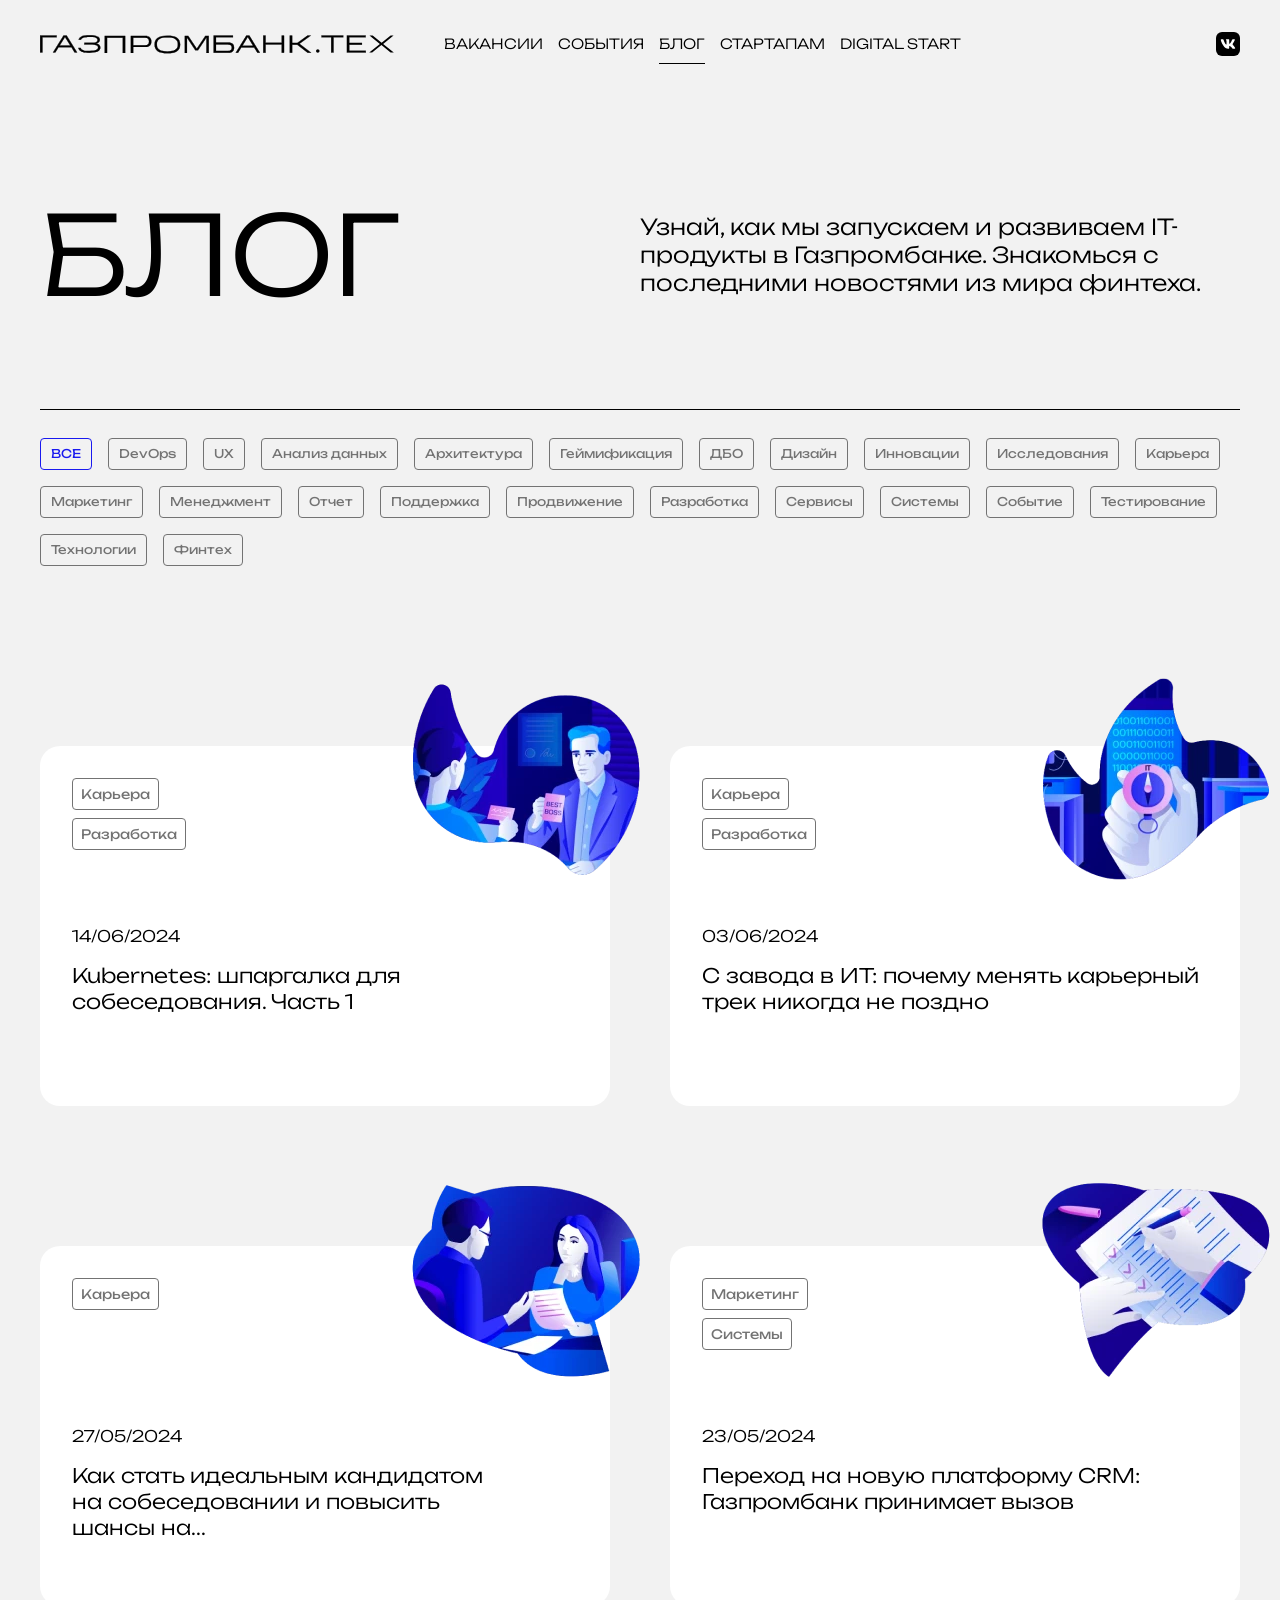
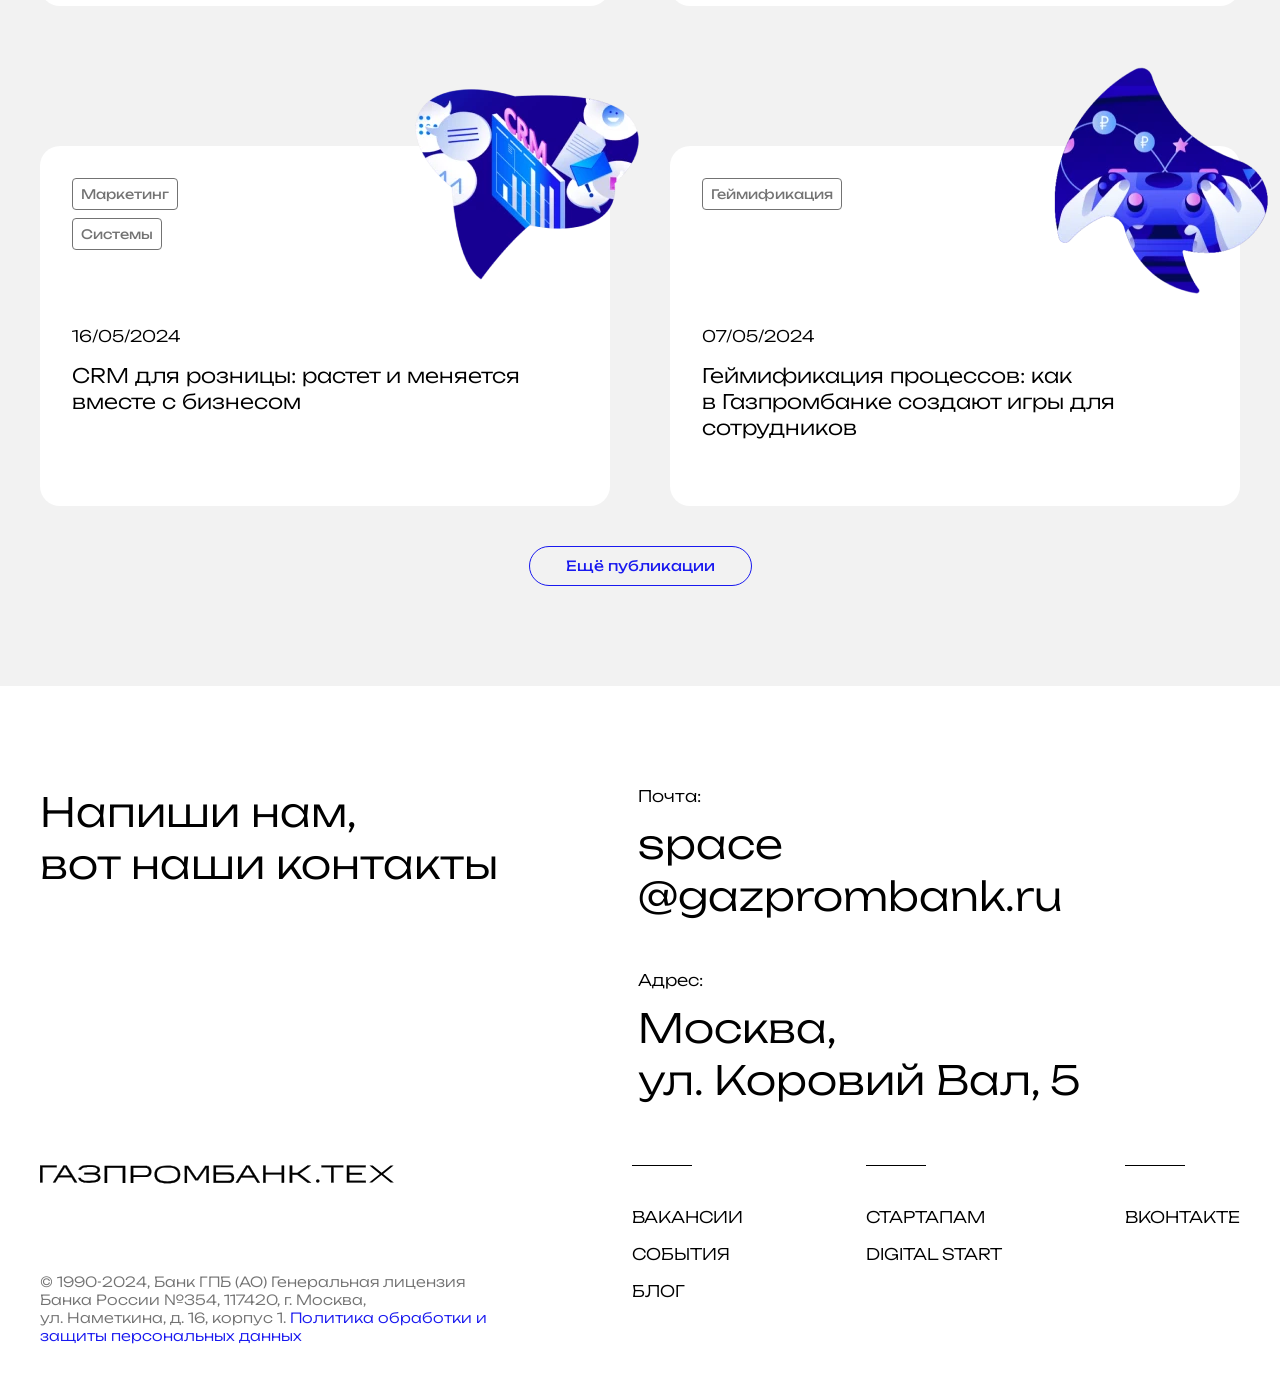
<file: index.html>
<!DOCTYPE html>
<html lang="ru">

<head>
  <meta charset="UTF-8">
  <meta name="viewport" content="width=device-width, initial-scale=1.0">
  <meta http-equiv="X-UA-Compatible" content="ie=edge">
  <link rel="stylesheet" href="css/style.css">
  <link rel="icon" type="image/png" href="favicon/favicon-96x96.png" sizes="96x96" />
  <link rel="icon" type="image/svg+xml" href="favicon/favicon.svg" />
  <link rel="shortcut icon" href="favicon/favicon.ico" />
  <link rel="apple-touch-icon" sizes="180x180" href="favicon/apple-touch-icon.png" />
  <link rel="manifest" href="/site.webmanifest" />
  <link rel="preload" href="fonts/Unbounded-Regular.woff2" as="font" crossorigin="anonymous">
  <link rel="preload" href="fonts/Unbounded-Medium.woff2" as="font" crossorigin="anonymous">
  <title>Блог - Газпромбанк.Тех</title>
  <meta name="description" content="Блог Газпромбанк.тех">
</head>

<body>
  <header class="header">
    <div class="container">
      <div class="header__wrapper">
        <a class="header__logo" href="#" aria-label="Переход на главную страницу">
          <svg class="header__logo-icon" width="354" height="19" aria-hidden="true">
            <use xlink:href="images/sprite.svg#icon-logo-header"></use>
          </svg>
        </a>
        <button class="header__burger burger" type="button" aria-label="Открыть меню">
          <svg width="32" height="32" aria-hidden="true">
            <use xlink:href="images/sprite.svg#icon-burger"></use>
          </svg>
        </button>
        <nav class="main-nav">
          <ul class="main-nav__list">
            <li class="main-nav__item">
              <a class="main-nav__link" href="#">Вакансии</a>
            </li>
            <li class="main-nav__item">
              <a class="main-nav__link" href="#">события</a>
            </li>
            <li class="main-nav__item">
              <a class="main-nav__link main-nav__link--active" href="#">блог</a>
            </li>
            <li class="main-nav__item">
              <a class="main-nav__link" href="#">стартапам</a>
            </li>
            <li class="main-nav__item">
              <a class="main-nav__link" href="#">digital start</a>
            </li>
          </ul>
        </nav>
        <ul class="header__social">
          <li class="header__social-item">
            <a class="header__social-link" href="#" aria-label="Ссылка на VK">
              <svg width="24" height="24" aria-hidden="true">
                <use xlink:href="images/sprite.svg#icon-vk"></use>
              </svg>
            </a>
          </li>
        </ul>
      </div>
    </div>
  </header>
  <main>
    <section class="blog-hero">
      <div class="container">
        <div class="blog-hero__wrapper">
          <h1 class="blog-hero__title">Блог</h1>
          <p class="blog-hero__description">Узнай, как мы&nbsp;запускаем и&nbsp;развиваем IT-продукты
            в&nbsp;Газпромбанке. Знакомься с
            последними новостями из&nbsp;мира финтеха.</p>
        </div>
      </div>
    </section>
    <section class="blog-filter">
      <h2 class="visually-hidden">Фильтр</h2>
      <div class="container">
        <form class="blog-filter__form" action="#" method="POST">
          <label class="blog-filter__label blog-filter__label--active" for="filter-all">
            <input class="blog-filter__field visually-hidden" type="checkbox" name="filter-all" id="filter-all">
            ВСЕ
          </label>
          <div class="blog-filter__checkbox">
            <input class="blog-filter__field visually-hidden" type="checkbox" name="filter-devops" id="filter-devops">
            <label class="blog-filter__label" for="filter-devops">DevOps</label>
          </div>
          <div class="blog-filter__checkbox">
            <input class="blog-filter__field visually-hidden" type="checkbox" name="filter-ux" id="filter-ux">
            <label class="blog-filter__label" for="filter-ux">UX</label>
          </div>
          <div class="blog-filter__checkbox">
            <input class="blog-filter__field visually-hidden" type="checkbox" name="filter-data-analysis"
              id="filter-data-analysis">
            <label class="blog-filter__label" for="filter-data-analysis">Анализ данных</label>
          </div>
          <div class="blog-filter__checkbox">
            <input class="blog-filter__field visually-hidden" type="checkbox" name="filter-architecture"
              id="filter-architecture">
            <label class="blog-filter__label" for="filter-architecture">Архитектура</label>
          </div>
          <div class="blog-filter__checkbox">
            <input class="blog-filter__field visually-hidden" type="checkbox" name="architecture-gamification"
              id="architecture-gamification">
            <label class="blog-filter__label" for="architecture-gamification">Геймификация</label>
          </div>
          <div class="blog-filter__checkbox">
            <input class="blog-filter__field visually-hidden" type="checkbox" name="filter-dbo" id="filter-dbo">
            <label class="blog-filter__label" for="filter-dbo">ДБО</label>
          </div>
          <div class="blog-filter__checkbox">
            <input class="blog-filter__field visually-hidden" type="checkbox" name="filter-design" id="filter-design">
            <label class="blog-filter__label" for="filter-design">Дизайн</label>
          </div>
          <div class="blog-filter__checkbox">
            <input class="blog-filter__field visually-hidden" type="checkbox" name="filter-innovation"
              id="filter-innovation">
            <label class="blog-filter__label" for="filter-innovation">Инновации</label>
          </div>
          <div class="blog-filter__checkbox">
            <input class="blog-filter__field visually-hidden" type="checkbox" name="filter-research"
              id="filter-research">
            <label class="blog-filter__label" for="filter-research">Исследования</label>
          </div>
          <div class="blog-filter__checkbox">
            <input class="blog-filter__field visually-hidden" type="checkbox" name="filter-career" id="filter-career">
            <label class="blog-filter__label" for="filter-career">Карьера</label>
          </div>
          <div class="blog-filter__checkbox">
            <input class="blog-filter__field visually-hidden" type="checkbox" name="filter-marketing"
              id="filter-marketing">
            <label class="blog-filter__label" for="filter-marketing">Маркетинг</label>
          </div>
          <div class="blog-filter__checkbox">
            <input class="blog-filter__field visually-hidden" type="checkbox" name="filter-management"
              id="filter-management">
            <label class="blog-filter__label" for="filter-management">Менеджмент</label>
          </div>
          <div class="blog-filter__checkbox">
            <input class="blog-filter__field visually-hidden" type="checkbox" name="filter-report" id="filter-report">
            <label class="blog-filter__label" for="filter-report">Отчет</label>
          </div>
          <div class="blog-filter__checkbox">
            <input class="blog-filter__field visually-hidden" type="checkbox" name="filter-support" id="filter-support">
            <label class="blog-filter__label" for="filter-support">Поддержка</label>
          </div>
          <div class="blog-filter__checkbox">
            <input class="blog-filter__field visually-hidden" type="checkbox" name="filter-promotion"
              id="filter-promotion">
            <label class="blog-filter__label" for="filter-promotion">Продвижение</label>
          </div>
          <div class="blog-filter__checkbox">
            <input class="blog-filter__field visually-hidden" type="checkbox" name="filter-development"
              id="filter-development">
            <label class="blog-filter__label" for="filter-development">Разработка</label>
          </div>
          <div class="blog-filter__checkbox">
            <input class="blog-filter__field visually-hidden" type="checkbox" name="filter-service" id="filter-service">
            <label class="blog-filter__label" for="filter-service">Сервисы</label>
          </div>
          <div class="blog-filter__checkbox">
            <input class="blog-filter__field visually-hidden" type="checkbox" name="filter-systems" id="filter-systems">
            <label class="blog-filter__label" for="filter-systems">Системы</label>
          </div>
          <div class="blog-filter__checkbox">
            <input class="blog-filter__field visually-hidden" type="checkbox" name="filter-event" id="filter-event">
            <label class="blog-filter__label" for="filter-event">Событие</label>
          </div>
          <div class="blog-filter__checkbox">
            <input class="blog-filter__field visually-hidden" type="checkbox" name="filter-test" id="filter-test">
            <label class="blog-filter__label" for="filter-test">Тестирование</label>
          </div>
          <div class="blog-filter__checkbox">
            <input class="blog-filter__field visually-hidden" type="checkbox" name="filter-tech" id="filter-tech">
            <label class="blog-filter__label" for="filter-tech">Технологии</label>
          </div>
          <div class="blog-filter__checkbox">
            <input class="blog-filter__field visually-hidden" type="checkbox" name="filter-fintech" id="filter-fintech">
            <label class="blog-filter__label" for="filter-fintech">Финтех</label>
          </div>
        </form>
      </div>
    </section>
    <section class="blog-list">
      <h2 class="visually-hidden">Публикации</h2>
      <div class="container">
        <ul class="blog-list__grid">
          <li class="blog-list__item">
            <a class="blog-card" href="#">
              <picture>
                <source type="image/webp" media="(max-width: 767px)"
                  srcset="images/blog-img-mob-1.webp 1x, images/blog-img-mob-1@2x.webp 2x">
                <source type="image/webp" media="(max-width: 1023px)"
                  srcset="images/blog-img-tablet-1.webp 1x, images/blog-img-tablet-1@2x.webp 2x">
                <source type="image/webp" srcset="images/blog-img-1.webp 1x, images/blog-img-1@2x.webp 2x">
                <source media="(max-width: 767px)"
                  srcset="images/blog-img-mob-1.png 1x, images/blog-img-mob-1@2x.png 2x">
                <source media="(max-width: 1023px)"
                  srcset="images/blog-img-tablet-1.png 1x, images/blog-img-tablet-1@2x.png 2x">
                <img class="blog-card__img" src="images/blog-img-1.png" srcset="images/blog-img-1@2x.png 2x" width="228"
                  height="228" alt="">
              </picture>
              <ul class="blog-card__tags">
                <li class="blog-card__tag">Карьера</li>
                <li class="blog-card__tag">Разработка</li>
              </ul>
              <div class="blog-card__content">
                <p class="blog-card__date">14/06/2024</p>
                <h3 class="blog-card__title">Kubernetes: шпаргалка для собеседования. Часть&nbsp;1</h3>
              </div>
            </a>
          </li>
          <li class="blog-list__item">
            <a class="blog-card blog-card--top" href="#">
              <picture>
                <source type="image/webp" media="(max-width: 767px)"
                  srcset="images/blog-img-mob-2.webp 1x, images/blog-img-mob-2@2x.webp 2x">
                <source type="image/webp" media="(max-width: 1023px)"
                  srcset="images/blog-img-tablet-2.webp 1x, images/blog-img-tablet-2@2x.webp 2x">
                <source type="image/webp" srcset="images/blog-img-2.webp 1x, images/blog-img-2@2x.webp 2x">
                <source media="(max-width: 767px)"
                  srcset="images/blog-img-mob-2.png 1x, images/blog-img-mob-2@2x.png 2x">
                <source media="(max-width: 1023px)"
                  srcset="images/blog-img-tablet-2.png 1x, images/blog-img-tablet-2@2x.png 2x">
                <img class="blog-card__img" src="images/blog-img-2.png" srcset="images/blog-img-2@2x.png 2x" width="228"
                  height="228" alt="">
              </picture>
              <ul class="blog-card__tags">
                <li class="blog-card__tag">Карьера</li>
                <li class="blog-card__tag">Разработка</li>
              </ul>
              <div class="blog-card__content">
                <p class="blog-card__date">03/06/2024</p>
                <h3 class="blog-card__title">С&nbsp;завода в&nbsp;ИТ: почему менять карьерный трек
                  никогда не
                  поздно</h3>
              </div>
            </a>
          </li>
          <li class="blog-list__item">
            <a class="blog-card" href="article.html">
              <picture>
                <source type="image/webp" media="(max-width: 767px)"
                  srcset="images/blog-img-mob-3.webp 1x, images/blog-img-mob-3@2x.webp 2x">
                <source type="image/webp" media="(max-width: 1023px)"
                  srcset="images/blog-img-tablet-3.webp 1x, images/blog-img-tablet-3@2x.webp 2x">
                <source type="image/webp" srcset="images/blog-img-3.webp 1x, images/blog-img-3@2x.webp 2x">
                <source media="(max-width: 767px)"
                  srcset="images/blog-img-mob-3.png 1x, images/blog-img-mob-3@2x.png 2x">
                <source media="(max-width: 1023px)"
                  srcset="images/blog-img-tablet-3.png 1x, images/blog-img-tablet-3@2x.png 2x">
                <img class="blog-card__img" src="images/blog-img-3.png" srcset="images/blog-img-3@2x.png 2x" width="228"
                  height="228" alt="">
              </picture>
              <ul class="blog-card__tags">
                <li class="blog-card__tag">Карьера</li>
              </ul>
              <div class="blog-card__content">
                <p class="blog-card__date">27/05/2024</p>
                <h3 class="blog-card__title">Как стать идеальным кандидатом на&nbsp;собеседовании
                  и&nbsp;повысить
                  шансы&nbsp;на...</h3>
              </div>
            </a>
          </li>
          <li class="blog-list__item">
            <a class="blog-card" href="#">
              <picture>
                <source type="image/webp" media="(max-width: 767px)"
                  srcset="images/blog-img-mob-4.webp 1x, images/blog-img-mob-4@2x.webp 2x">
                <source type="image/webp" media="(max-width: 1023px)"
                  srcset="images/blog-img-tablet-4.webp 1x, images/blog-img-tablet-4@2x.webp 2x">
                <source type="image/webp" srcset="images/blog-img-4.webp 1x, images/blog-img-4@2x.webp 2x">
                <source media="(max-width: 767px)"
                  srcset="images/blog-img-mob-4.png 1x, images/blog-img-mob-4@2x.png 2x">
                <source media="(max-width: 1023px)"
                  srcset="images/blog-img-tablet-4.png 1x, images/blog-img-tablet-4@2x.png 2x">
                <img class="blog-card__img" src="images/blog-img-4.png" srcset="images/blog-img-4@2x.png 2x" width="228"
                  height="228" alt="">
              </picture>
              <ul class="blog-card__tags">
                <li class="blog-card__tag">Маркетинг</li>
                <li class="blog-card__tag">Системы</li>
              </ul>
              <div class="blog-card__content">
                <p class="blog-card__date">23/05/2024</p>
                <h3 class="blog-card__title">Переход на&nbsp;новую платформу CRM: Газпромбанк принимает
                  вызов</h3>
              </div>
            </a>
          </li>
          <li class="blog-list__item">
            <a class="blog-card blog-card--top" href="#">
              <picture>
                <source type="image/webp" media="(max-width: 767px)"
                  srcset="images/blog-img-mob-5.webp 1x, images/blog-img-mob-5@2x.webp 2x">
                <source type="image/webp" media="(max-width: 1023px)"
                  srcset="images/blog-img-tablet-5.webp 1x, images/blog-img-tablet-5@2x.webp 2x">
                <source type="image/webp" srcset="images/blog-img-5.webp 1x, images/blog-img-5@2x.webp 2x">
                <source media="(max-width: 767px)"
                  srcset="images/blog-img-mob-5.png 1x, images/blog-img-mob-5@2x.png 2x">
                <source media="(max-width: 1023px)"
                  srcset="images/blog-img-tablet-5.png 1x, images/blog-img-tablet-5@2x.png 2x">
                <img class="blog-card__img" src="images/blog-img-5.png" srcset="images/blog-img-5@2x.png 2x" width="228"
                  height="228" alt="">
              </picture>
              <ul class="blog-card__tags">
                <li class="blog-card__tag">Маркетинг</li>
                <li class="blog-card__tag">Системы</li>
              </ul>
              <div class="blog-card__content">
                <p class="blog-card__date">16/05/2024</p>
                <h3 class="blog-card__title">CRM для розницы: растет и&nbsp;меняется вместе
                  с&nbsp;бизнесом</h3>
              </div>
            </a>
          </li>
          <li class="blog-list__item">
            <a class="blog-card" href="#">
              <picture>
                <source type="image/webp" media="(max-width: 767px)"
                  srcset="images/blog-img-mob-6.webp 1x, images/blog-img-mob-6@2x.webp 2x">
                <source type="image/webp" media="(max-width: 1023px)"
                  srcset="images/blog-img-tablet-6.webp 1x, images/blog-img-tablet-6@2x.webp 2x">
                <source type="image/webp" srcset="images/blog-img-6.webp 1x, images/blog-img-6@2x.webp 2x">
                <source media="(max-width: 767px)"
                  srcset="images/blog-img-mob-6.png 1x, images/blog-img-mob-6@2x.png 2x">
                <source media="(max-width: 1023px)"
                  srcset="images/blog-img-tablet-6.png 1x, images/blog-img-tablet-6@2x.png 2x">
                <img class="blog-card__img" src="images/blog-img-6.png" srcset="images/blog-img-6@2x.png 2x" width="228"
                  height="228" alt="">
              </picture>
              <ul class="blog-card__tags">
                <li class="blog-card__tag">Геймификация</li>
              </ul>
              <div class="blog-card__content">
                <p class="blog-card__date">07/05/2024</p>
                <h3 class="blog-card__title">Геймификация процессов: как в&nbsp;Газпромбанке создают игры
                  для
                  сотрудников</h3>
              </div>
            </a>
          </li>
        </ul>
        <button class="blog-list__more" type="button" aria-label="Ещё публикации">Ещё публикации</button>
      </div>
    </section>
  </main>
  <footer class="footer">
    <div class="container">
      <div class="footer__columns">
        <div class="footer__column">
          <h2 class="footer__title">Напиши нам, вот&nbsp;наши контакты</h2>
        </div>
        <div class="footer__column">
          <div class="footer__contacts">
            <span class="footer__contacts-title">Почта:</span>
            <a class="footer__contacts-link" href="mailto:space@gazprombank.ru">space @gazprombank.ru</a>
          </div>
          <div class="footer__contacts">
            <span class="footer__contacts-title">Адрес:</span>
            <a class="footer__contacts-link" href="#">Москва, ул.&nbsp;Коровий Вал, 5</a>
          </div>
        </div>
      </div>
      <div class="footer__columns">
        <div class="footer__column">
          <a class="footer__logo" href="#" aria-label="Переход на главную страницу">
            <svg class="footer__logo-icon" width="354" height="19" aria-hidden="true">
              <use xlink:href="images/sprite.svg#icon-logo-header"></use>
            </svg>
          </a>
          <p class="footer__copyright">© 1990-2024, Банк ГПБ (АО) Генеральная лицензия Банка России №354, 117420, г.
            Москва, ул.&nbsp;Наметкина, д. 16, корпус 1. <a href="#" class="footer__copyright-link">Политика обработки и
              защиты персональных данных</a>
          </p>
        </div>
        <div class="footer__column">
          <div class="footer__navigation">
            <div class="footer__navigation-block">
              <a href="#" class="footer__navigation-link">Вакансии</a>
              <a href="#" class="footer__navigation-link">События</a>
              <a href="#" class="footer__navigation-link">Блог</a>
            </div>
            <div class="footer__navigation-block">
              <a href="#" class="footer__navigation-link">Стартапам</a>
              <a href="#" class="footer__navigation-link">Digital start</a>
            </div>
            <div class="footer__navigation-block">
              <a href="#" class="footer__navigation-link">Вконтакте</a>
            </div>
          </div>
        </div>
      </div>
    </div>
  </footer>
</body>

</html>
</file>
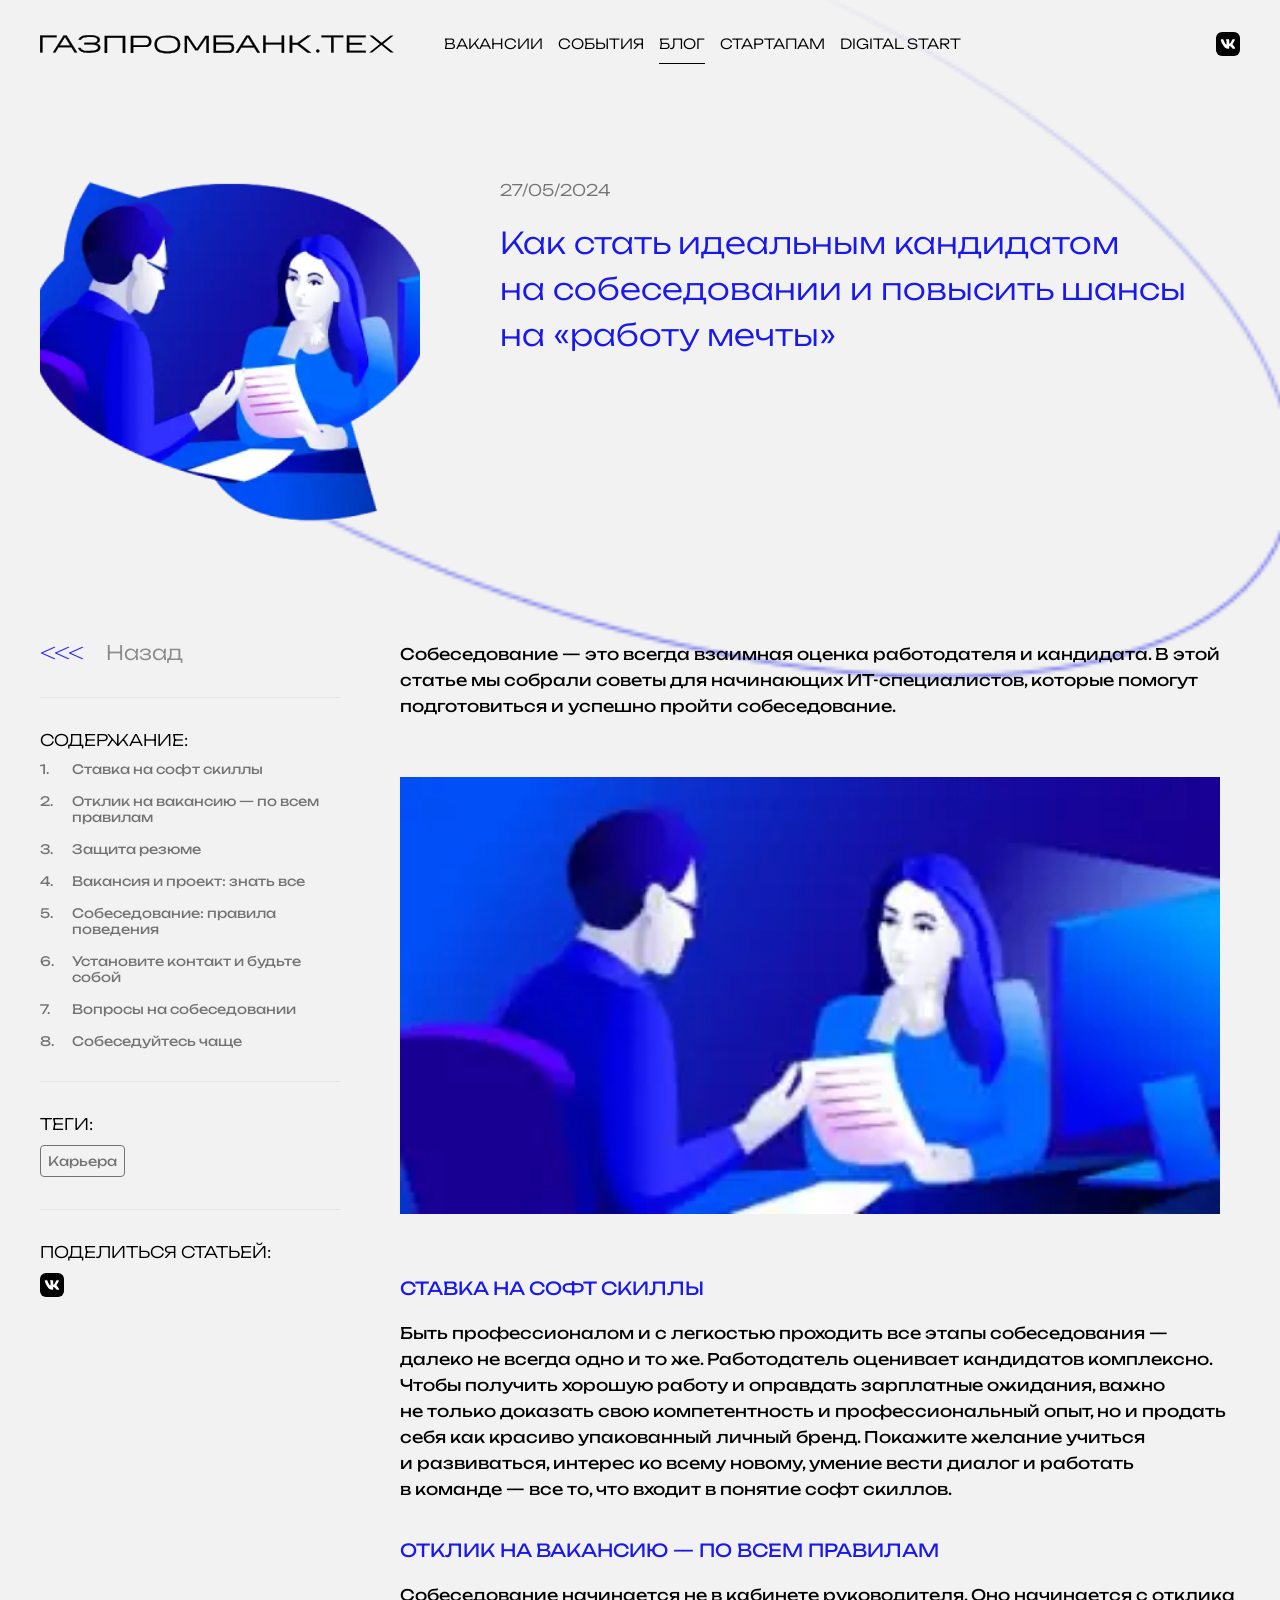
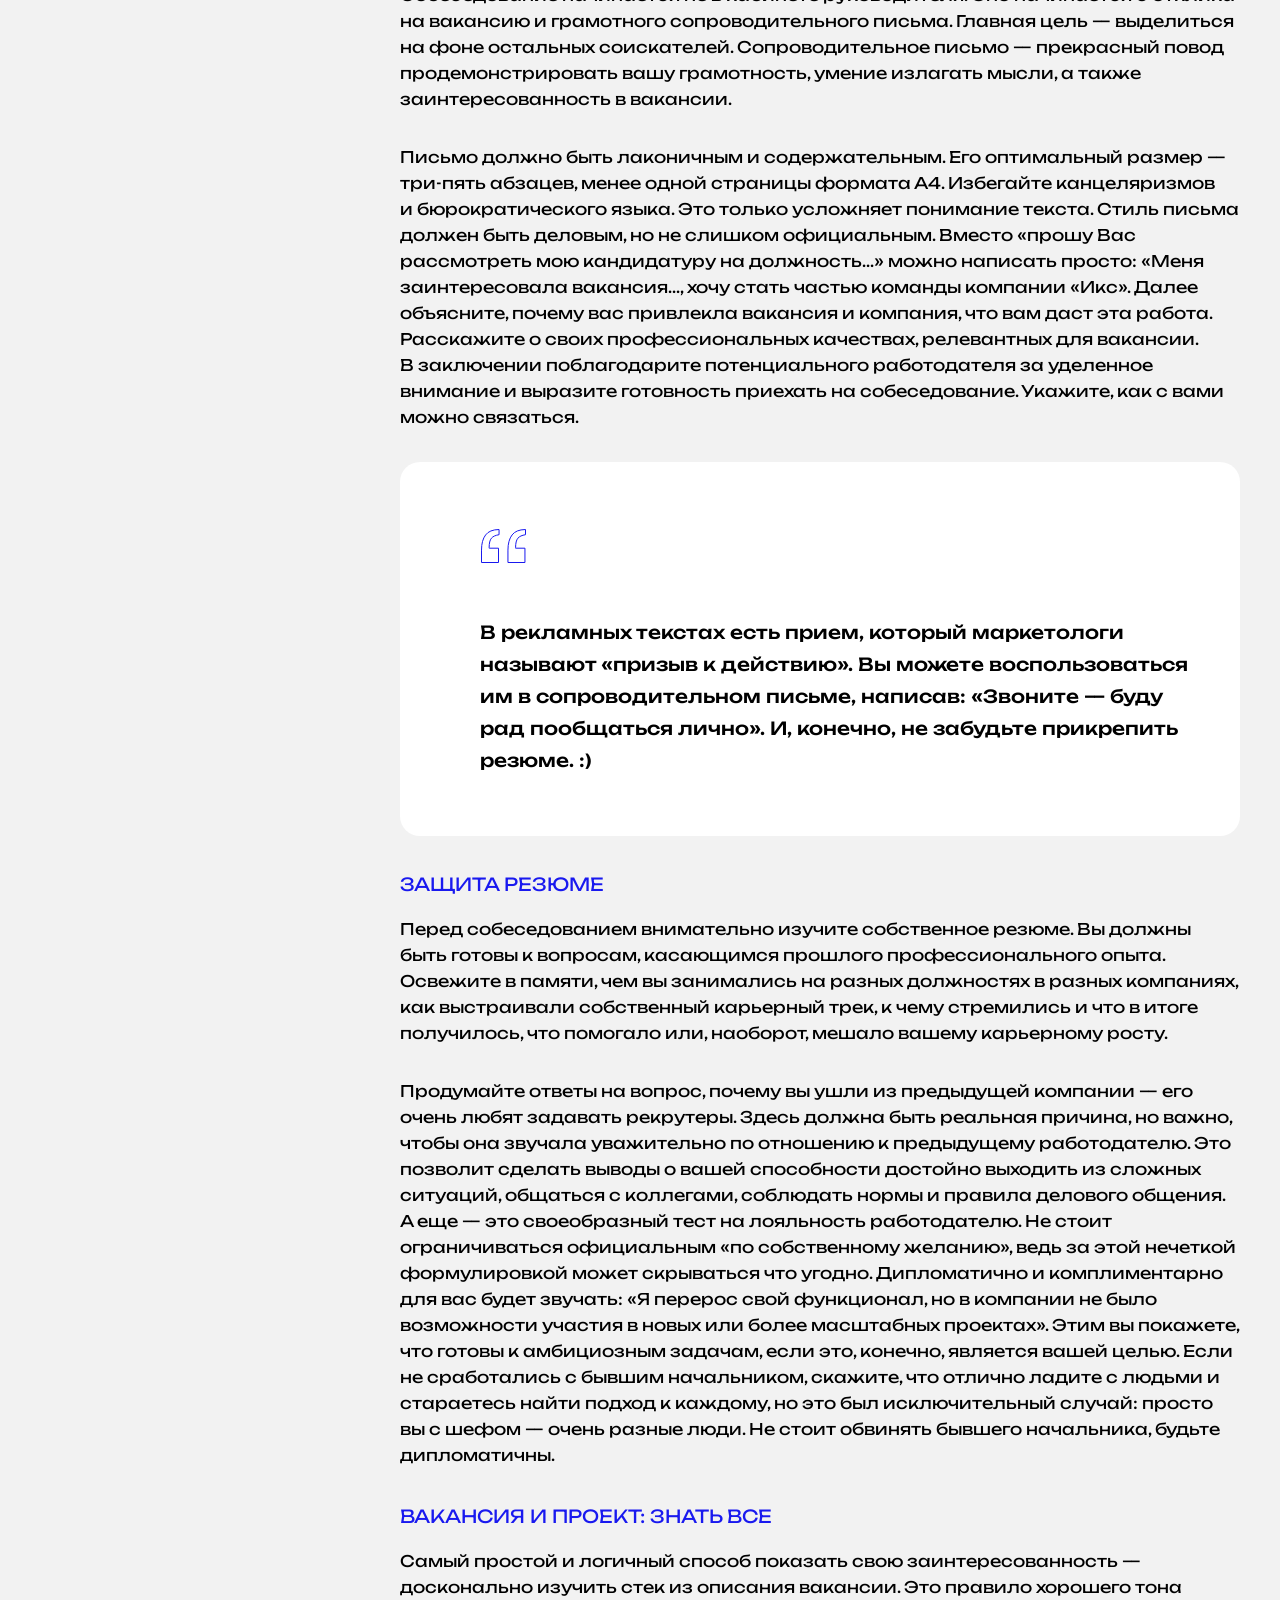
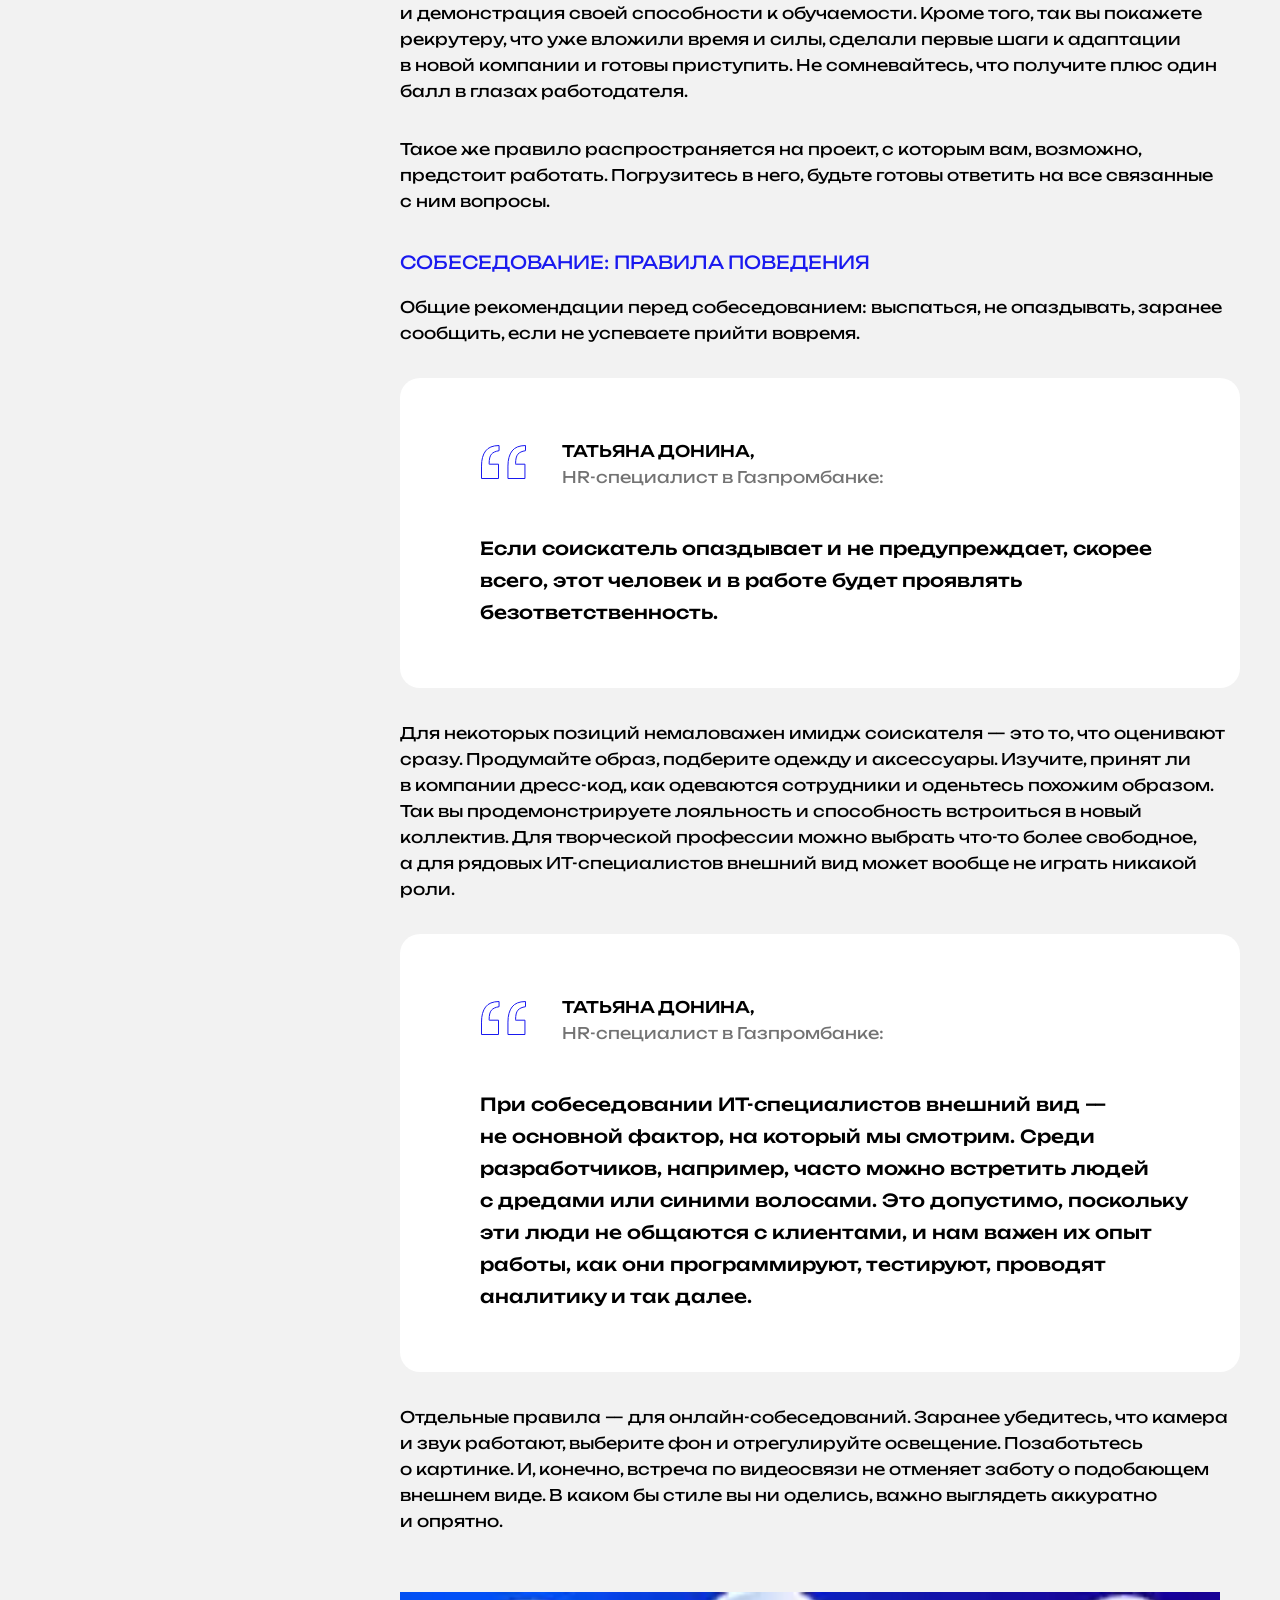
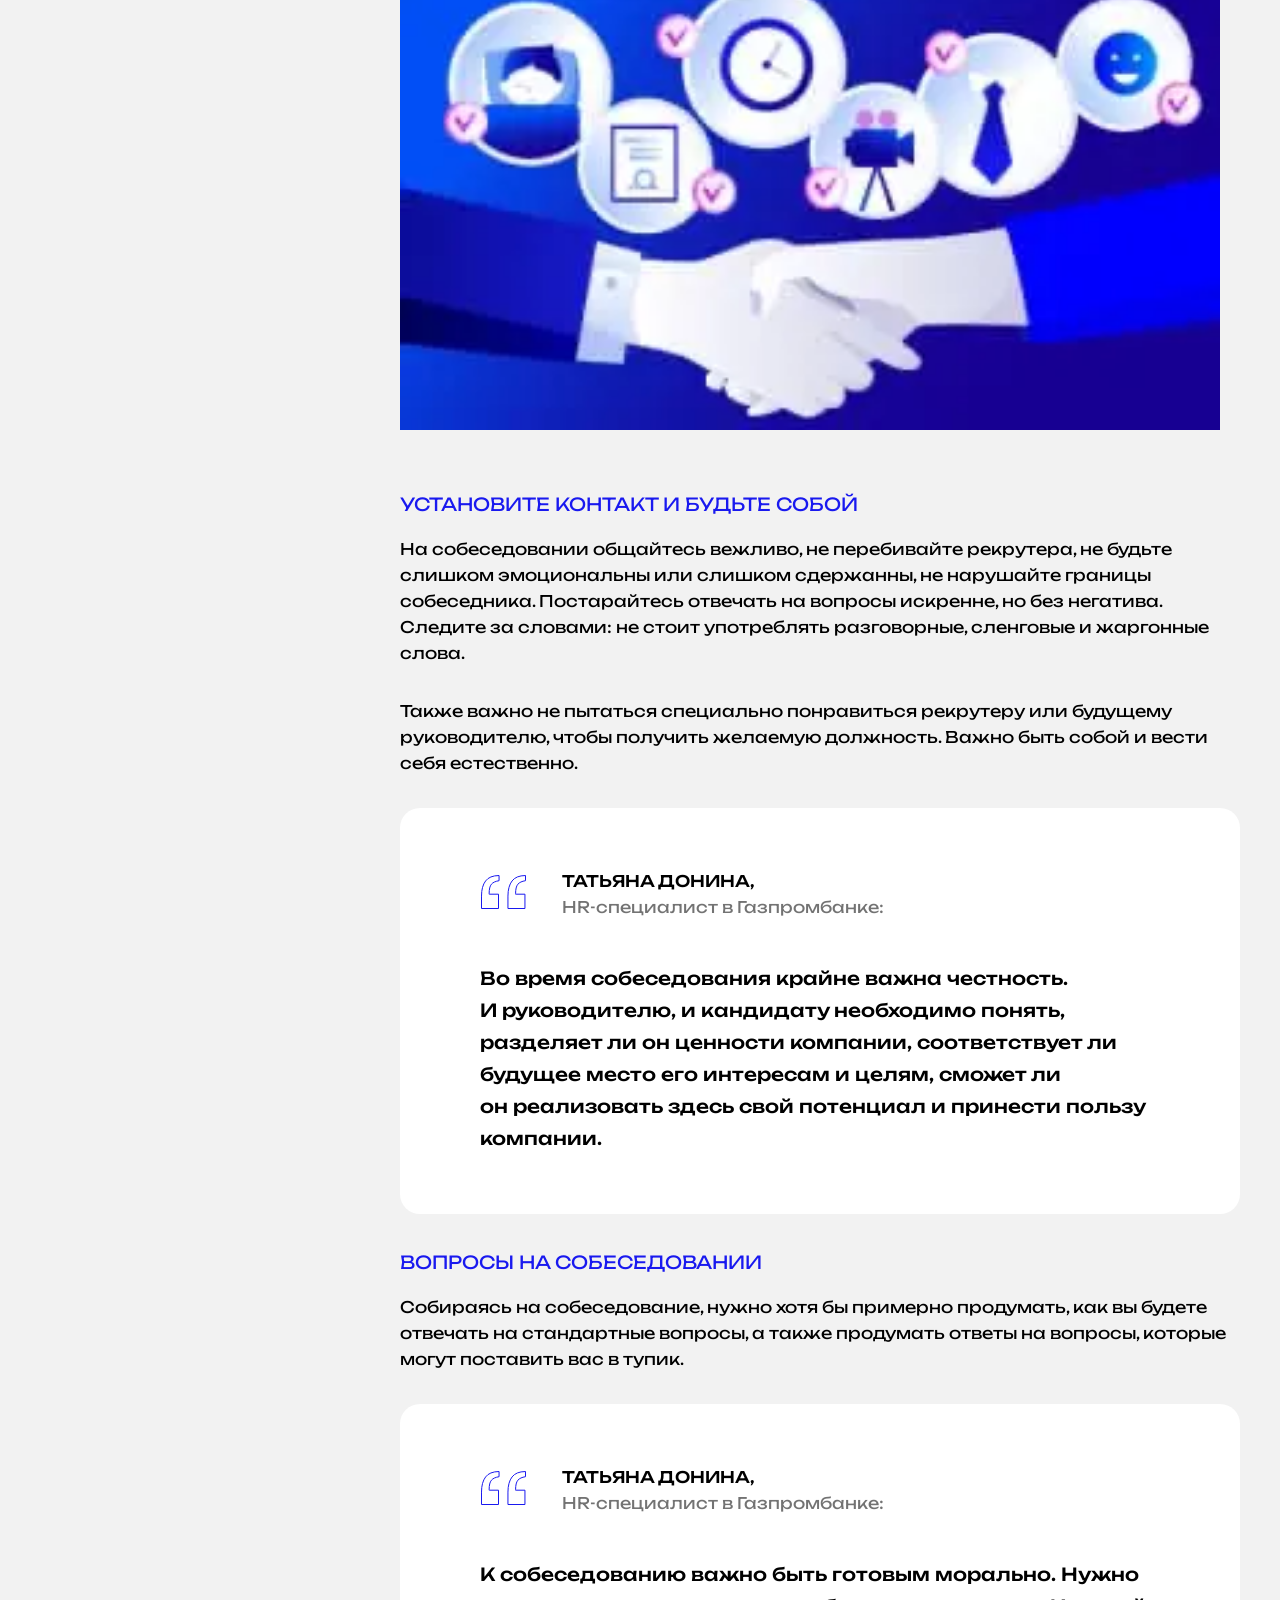
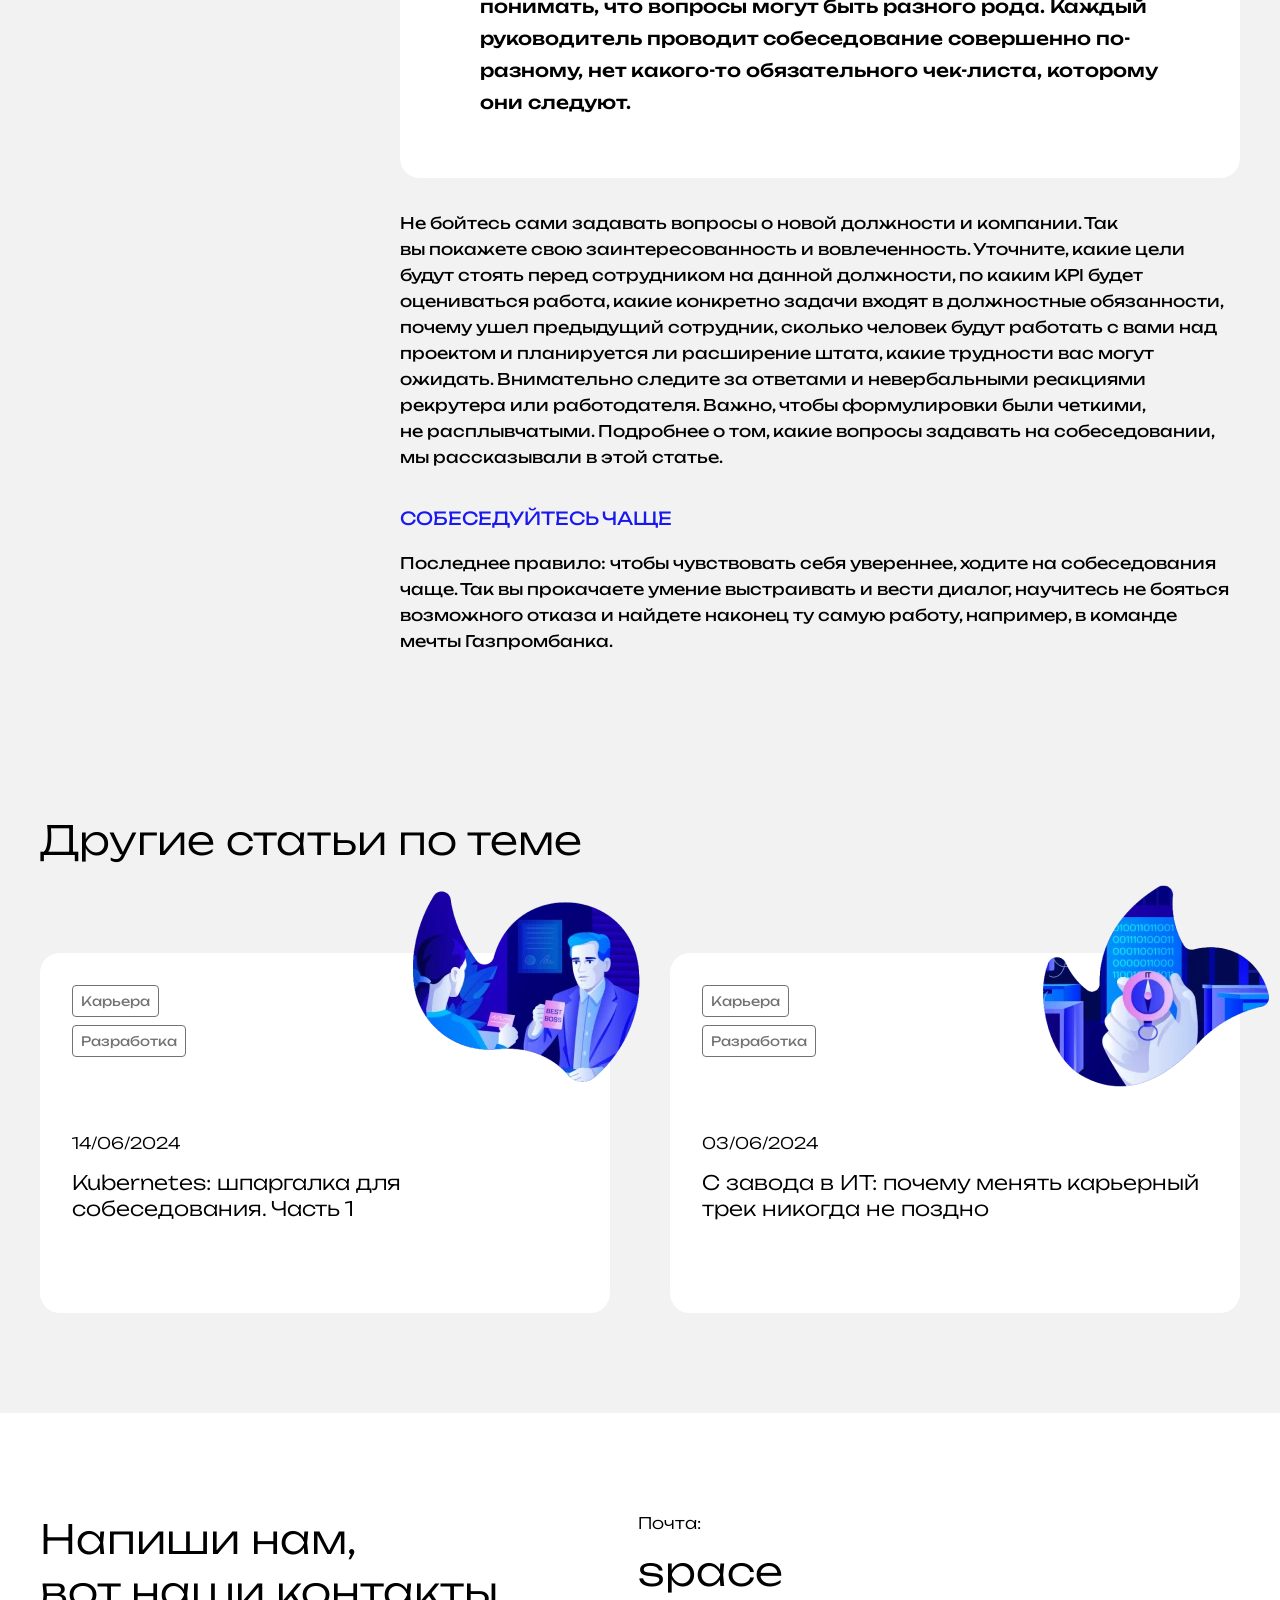
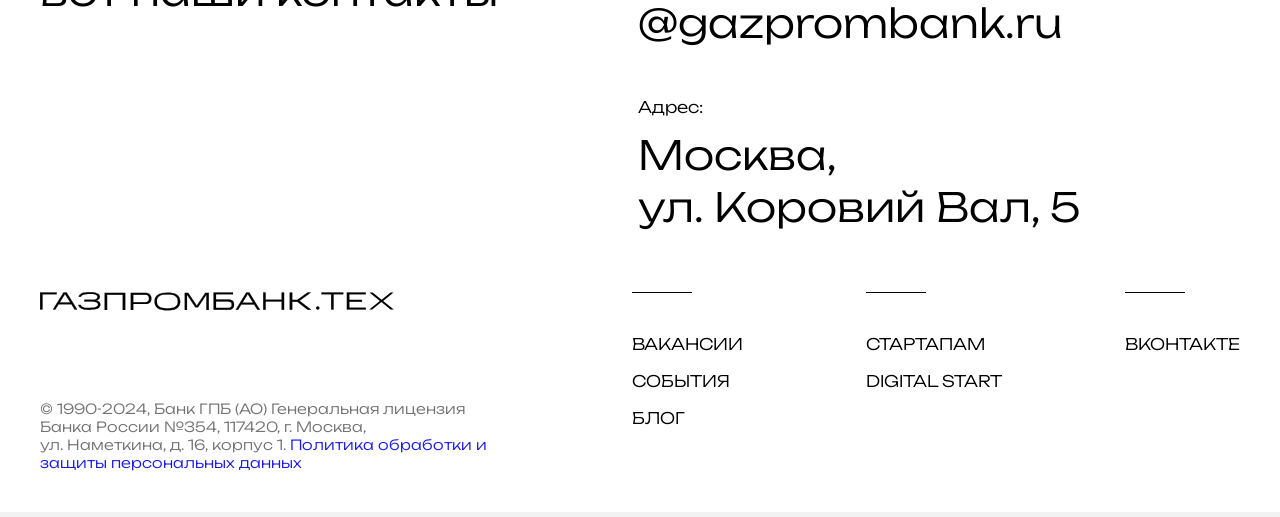
<file: article.html>
<!DOCTYPE html>
<html lang="ru">

<head>
  <meta charset="UTF-8">
  <meta name="viewport" content="width=device-width, initial-scale=1.0">
  <meta http-equiv="X-UA-Compatible" content="ie=edge">
  <link rel="stylesheet" href="css/style.css">
  <link rel="icon" type="image/png" href="favicon/favicon-96x96.png" sizes="96x96" />
  <link rel="icon" type="image/svg+xml" href="favicon/favicon.svg" />
  <link rel="shortcut icon" href="favicon/favicon.ico" />
  <link rel="apple-touch-icon" sizes="180x180" href="favicon/apple-touch-icon.png" />
  <link rel="manifest" href="/site.webmanifest" />
  <link rel="preload" href="fonts/Unbounded-Regular.woff2" as="font" crossorigin="anonymous">
  <link rel="preload" href="fonts/Unbounded-Medium.woff2" as="font" crossorigin="anonymous">
  <title>Как стать идеальным кандидатом на&nbsp;собеседовании&nbsp;&mdash; Газпромбанк.Тех</title>
  <meta name="description" content="Статья: «Как стать идеальным кандидатом на собеседовании и повысить шансы на «работу мечты»»">
</head>

<body>
  <header class="header">
    <div class="container">
      <div class="header__wrapper">
        <a class="header__logo" href="#" aria-label="Переход на главную страницу">
          <svg class="header__logo-icon" width="354" height="19" aria-hidden="true">
            <use xlink:href="images/sprite.svg#icon-logo-header"></use>
          </svg>
        </a>
        <button class="header__burger burger" type="button" aria-label="Открыть меню">
          <svg width="32" height="32" aria-hidden="true">
            <use xlink:href="images/sprite.svg#icon-burger"></use>
          </svg>
        </button>
        <nav class="main-nav">
          <ul class="main-nav__list">
            <li class="main-nav__item">
              <a class="main-nav__link" href="#">Вакансии</a>
            </li>
            <li class="main-nav__item">
              <a class="main-nav__link" href="#">события</a>
            </li>
            <li class="main-nav__item">
              <a class="main-nav__link main-nav__link--active" href="index.html">блог</a>
            </li>
            <li class="main-nav__item">
              <a class="main-nav__link" href="#">стартапам</a>
            </li>
            <li class="main-nav__item">
              <a class="main-nav__link" href="#">digital start</a>
            </li>
          </ul>
        </nav>
        <ul class="header__social">
          <li class="header__social-item">
            <a class="header__social-link" href="#" aria-label="Ссылка на VK">
              <svg width="24" height="24" aria-hidden="true">
                <use xlink:href="images/sprite.svg#icon-vk"></use>
              </svg>
            </a>
          </li>
        </ul>
      </div>
    </div>
  </header>
  <main>
    <section class="article-hero">
      <div class="article-hero__decor">
        <picture>
          <source media="(max-width: 767px)" srcset="images/article-decor-mobile.png">
          <source media="(max-width: 1023px)" srcset="images/article-decor-tablet.png">
          <img class="article-hero__decor-img" src="images/article-decor.png" width="1214" height="577"
            alt="Декоративный элемент">
        </picture>
      </div>
      <div class="container">
        <div class="article-hero__wrapper">
          <a class="article-hero__back link-back" href="index.html">
            <svg class="link-back__icon" width="46" height="14" aria-hidden="true">
              <use xlink:href="images/sprite.svg#icon-arrow-left"></use>
            </svg>
            <span class="link-back__text">Назад</span>
          </a>
          <div class="article-hero__picture">
            <picture>
              <source type="image/webp" media="(max-width: 767px)"
                srcset="images/article-hero-mobile.webp 1x, images/article-hero-mobile@2x.webp 2x">
              <source type="image/webp" media="(max-width: 1023px)"
                srcset="images/article-hero-tablet.webp 1x, images/article-hero-tablet@2x.webp 2x">
              <source type="image/webp" srcset="images/article-hero.webp 1x, images/article-hero@2x.webp 2x" height="440" width="440">
              <source media="(max-width: 767px)"
                srcset="images/article-hero-mobile.png 1x, images/article-hero-mobile@2x.png 2x">
              <source media="(max-width: 1023px)"
                srcset="images/article-hero-tablet.png 1x, images/article-hero-tablet@2x.png 2x">
              <img class="article-hero__img" src="images/article-hero.png" srcset="images/article-hero@2x.png 2x"
                height="440" width="440" alt="Иллюстрация новости">
            </picture>
          </div>
          <div class="article-hero__info">
            <span class="article-hero__date">27/05/2024</span>
            <h1 class="article-hero__title">Как стать идеальным кандидатом на&nbsp;собеседовании и&nbsp;повысить шансы
              на&nbsp;&laquo;работу мечты&raquo;</h1>
          </div>
        </div>
      </div>
    </section>
    <section class="article">
      <h2 class="visually-hidden">Как стать идеальным кандидатом на&nbsp;собеседовании и&nbsp;повысить шансы
        на&nbsp;&laquo;работу мечты&raquo;
      </h2>
      <div class="container">
        <div class="article__wrapper">
          <aside class="article-aside">
            <a class="article-aside__back link-back" href="index.html">
              <svg class="link-back__icon" width="46" height="14" aria-hidden="true">
                <use xlink:href="images/sprite.svg#icon-arrow-left"></use>
              </svg>
              <span class="link-back__text">Назад</span>
            </a>
            <h2 class="article-aside__title article-aside__title--tablet-none">Содержание:</h2>
            <ul class="article-aside__list">
              <li class="article-aside__item">
                <a href="#article-1" class="article-aside__link">Ставка на&nbsp;софт скиллы</a>
              </li>
              <li class="article-aside__item">
                <a href="#article-2" class="article-aside__link">Отклик на&nbsp;вакансию&nbsp;&mdash; по&nbsp;всем
                  правилам</a>
              </li>
              <li class="article-aside__item">
                <a href="#article-3" class="article-aside__link">Защита резюме</a>
              </li>
              <li class="article-aside__item">
                <a href="#article-4" class="article-aside__link">Вакансия и&nbsp;проект: знать все</a>
              </li>
              <li class="article-aside__item">
                <a href="#article-5" class="article-aside__link">Собеседование: правила поведения</a>
              </li>
              <li class="article-aside__item">
                <a href="#article-6" class="article-aside__link">Установите контакт и&nbsp;будьте собой</a>
              </li>
              <li class="article-aside__item">
                <a href="#article-7" class="article-aside__link">Вопросы на&nbsp;собеседовании</a>
              </li>
              <li class="article-aside__item">
                <a href="#article-8" class="article-aside__link">Собеседуйтесь чаще</a>
              </li>
            </ul>
            <div class="article-aside__inner">
              <h2 class="article-aside__title">ТЕГИ:</h2>
              <ul class="article-aside__tags">
                <li class="article-aside__tag-item">
                  <span class="article-aside__tag">Карьера</span>
                </li>
              </ul>
            </div>
            <div class="article-aside__inner">
              <h2 class="article-aside__title">ПОДЕЛИТЬСЯ СТАТЬЕЙ:</h2>
              <ul class="article-aside__social">
                <li class="article-aside__social-item">
                  <a href="#" class="article-aside__social-link" aria-label="Ссылка на ВК">
                    <svg width="24" height="24" aria-hidden="true">
                      <use xlink:href="images/sprite.svg#icon-vk"></use>
                    </svg>
                  </a>
                </li>
              </ul>
            </div>
          </aside>
          <div class="article__text-block">
            <p class="article__text">Собеседование&nbsp;&mdash; это всегда взаимная оценка работодателя
              и&nbsp;кандидата. В&nbsp;этой статье
              мы&nbsp;собрали советы для начинающих ИТ-специалистов, которые помогут подготовиться и&nbsp;успешно пройти
              собеседование.</p>
            <picture>
              <source type="image/webp" media="(max-width: 767px)"
                srcset="images/article-img-1-mobile.webp 1x, images/article-img-1-mobile@2x.webp 2x">
              <source type="image/webp" media="(max-width: 1023px)"
                srcset="images/article-img-1-tablet.webp 1x, images/article-img-1-tablet@2x.webp 2x">
              <source type="image/webp" srcset="images/article-img-1.webp 1x, images/article-img-1@2x.webp 2x">
              <source media="(max-width: 767px)"
                srcset="images/article-img-1-mobile.jpg 1x, images/article-img-1-mobile@2x.jpg 2x">
              <source media="(max-width: 1023px)"
                srcset="images/article-img-1-tablet.jpg 1x, images/article-img-1-tablet@2x.jpg 2x">
              <img class="article__img" src="images/article-img-1.jpg" srcset="images/article-img-1@2x.jpg 2x"
                height="440" width="820" alt="Иллюстрация новости">
            </picture>
            <h2 class="article__heading" id="article-1">Ставка на&nbsp;софт скиллы</h2>
            <p class="article__text">Быть профессионалом и&nbsp;с&nbsp;легкостью проходить все этапы
              собеседования&nbsp;&mdash; далеко не
              всегда одно и&nbsp;то&nbsp;же. Работодатель оценивает кандидатов комплексно. Чтобы получить хорошую работу
              и
              оправдать зарплатные ожидания, важно не&nbsp;только доказать свою компетентность и&nbsp;профессиональный
              опыт, но&nbsp;и
              продать себя как красиво упакованный личный бренд. Покажите желание учиться и&nbsp;развиваться, интерес ко
              всему новому, умение вести диалог и&nbsp;работать в&nbsp;команде&nbsp;&mdash; все&nbsp;то, что входит
              в&nbsp;понятие софт скиллов.</p>
            <h2 class="article__heading" id="article-2">Отклик на&nbsp;вакансию&nbsp;&mdash; по&nbsp;всем правилам</h2>
            <p class="article__text">Собеседование начинается не&nbsp;в&nbsp;кабинете руководителя. Оно начинается
              с&nbsp;отклика на
              вакансию и&nbsp;грамотного сопроводительного письма. Главная цель&nbsp;&mdash; выделиться на&nbsp;фоне
              остальных соискателей.
              Сопроводительное письмо&nbsp;&mdash; прекрасный повод продемонстрировать вашу грамотность, умение излагать
              мысли, а
              также заинтересованность в&nbsp;вакансии.</p>
            <p class="article__text">Письмо должно быть лаконичным и&nbsp;содержательным. Его оптимальный
              размер&nbsp;&mdash; три-пять
              абзацев, менее одной страницы формата А4. Избегайте канцеляризмов и&nbsp;бюрократического языка. Это
              только
              усложняет понимание текста. Стиль письма должен быть деловым, но&nbsp;не&nbsp;слишком официальным. Вместо
              &laquo;прошу Вас
              рассмотреть мою кандидатуру на&nbsp;должность...&raquo; можно написать просто: &laquo;Меня заинтересовала
              вакансия..., хочу
              стать частью команды компании &laquo;Икс&raquo;. Далее объясните, почему вас привлекла вакансия
              и&nbsp;компания, что вам
              даст эта работа. Расскажите о&nbsp;своих профессиональных качествах, релевантных для вакансии.
              В&nbsp;заключении
              поблагодарите потенциального работодателя за&nbsp;уделенное внимание и&nbsp;выразите готовность приехать
              на
              собеседование. Укажите, как с&nbsp;вами можно связаться.</p>
            <blockquote class="article__blockquote">
              <div class="article__blockquote-inner">
                <svg class="article__blockquote-icon" width="48" height="48" aria-hidden="true">
                  <use xlink:href="images/sprite.svg#icon-quote"></use>
                </svg>
              </div>
              <p class="article__blockquote-text">В&nbsp;рекламных текстах есть прием, который маркетологи называют
                &laquo;призыв к
                действию&raquo;. Вы&nbsp;можете воспользоваться им&nbsp;в&nbsp;сопроводительном письме, написав:
                &laquo;Звоните&nbsp;&mdash; буду рад
                пообщаться лично&raquo;. И, конечно, не&nbsp;забудьте прикрепить резюме. :)</p>
            </blockquote>
            <h2 class="article__heading" id="article-3">Защита резюме</h2>
            <p class="article__text">Перед собеседованием внимательно изучите собственное резюме. Вы&nbsp;должны быть
              готовы
              к&nbsp;вопросам, касающимся прошлого профессионального опыта. Освежите в&nbsp;памяти, чем
              вы&nbsp;занимались на&nbsp;разных
              должностях в&nbsp;разных компаниях, как выстраивали собственный карьерный трек, к&nbsp;чему стремились
              и&nbsp;что в&nbsp;итоге
              получилось, что помогало или, наоборот, мешало вашему карьерному росту.</p>
            <p class="article__text">Продумайте ответы на&nbsp;вопрос, почему вы&nbsp;ушли из&nbsp;предыдущей
              компании&nbsp;&mdash; его очень
              любят задавать рекрутеры. Здесь должна быть реальная причина, но&nbsp;важно, чтобы она звучала уважительно
              по
              отношению к&nbsp;предыдущему работодателю. Это позволит сделать выводы о&nbsp;вашей способности достойно
              выходить из
              сложных ситуаций, общаться с&nbsp;коллегами, соблюдать нормы и&nbsp;правила делового общения.
              А&nbsp;еще&nbsp;&mdash; это
              своеобразный тест на&nbsp;лояльность работодателю. Не&nbsp;стоит ограничиваться официальным
              &laquo;по&nbsp;собственному
              желанию&raquo;, ведь за&nbsp;этой нечеткой формулировкой может скрываться что угодно. Дипломатично
              и&nbsp;комплиментарно
              для вас будет звучать: &laquo;Я&nbsp;перерос свой функционал, но&nbsp;в&nbsp;компании не&nbsp;было
              возможности участия в&nbsp;новых или
              более масштабных проектах&raquo;. Этим вы&nbsp;покажете, что готовы к&nbsp;амбициозным задачам, если это,
              конечно,
              является вашей целью. Если не&nbsp;сработались с&nbsp;бывшим начальником, скажите, что отлично ладите
              с&nbsp;людьми и
              стараетесь найти подход к&nbsp;каждому, но&nbsp;это был исключительный случай: просто
              вы&nbsp;с&nbsp;шефом&nbsp;&mdash; очень разные
              люди. Не&nbsp;стоит обвинять бывшего начальника, будьте дипломатичны.</p>
            <h2 class="article__heading" id="article-4">Вакансия и&nbsp;проект: знать все</h2>
            <p class="article__text">Самый простой и&nbsp;логичный способ показать свою заинтересованность&nbsp;&mdash;
              досконально
              изучить стек из&nbsp;описания вакансии. Это правило хорошего тона и&nbsp;демонстрация своей способности к
              обучаемости. Кроме того, так вы&nbsp;покажете рекрутеру, что уже вложили время и&nbsp;силы, сделали первые
              шаги к
              адаптации в&nbsp;новой компании и&nbsp;готовы приступить. Не&nbsp;сомневайтесь, что получите плюс один
              балл в&nbsp;глазах
              работодателя.</p>
            <p class="article__text">Такое&nbsp;же правило распространяется на&nbsp;проект, с&nbsp;которым вам,
              возможно, предстоит
              работать. Погрузитесь в&nbsp;него, будьте готовы ответить на&nbsp;все связанные с&nbsp;ним вопросы.</p>
            <h2 class="article__heading" id="article-5">Собеседование: правила поведения</h2>
            <p class="article__text">Общие рекомендации перед собеседованием: выспаться, не&nbsp;опаздывать, заранее
              сообщить, если не&nbsp;успеваете прийти вовремя.</p>
            <blockquote class="article__blockquote">
              <div class="article__blockquote-inner">
                <svg class="article__blockquote-icon" width="48" height="48" aria-hidden="true">
                  <use xlink:href="images/sprite.svg#icon-quote"></use>
                </svg>
                <h3 class="article__blockquote-name">ТАТЬЯНА ДОНИНА,</h3>
                <span class="article__blockquote-position">HR-специалист в&nbsp;Газпромбанке:</span>
              </div>
              <p class="article__blockquote-text">Если соискатель опаздывает и&nbsp;не&nbsp;предупреждает, скорее всего,
                этот
                человек и&nbsp;в&nbsp;работе будет проявлять безответственность.</p>
            </blockquote>
            <p class="article__text">Для некоторых позиций немаловажен имидж соискателя&nbsp;&mdash; это&nbsp;то, что
              оценивают сразу.
              Продумайте образ, подберите одежду и&nbsp;аксессуары. Изучите, принят&nbsp;ли в&nbsp;компании дресс-код,
              как одеваются
              сотрудники и&nbsp;оденьтесь похожим образом. Так вы&nbsp;продемонстрируете лояльность и&nbsp;способность
              встроиться в
              новый коллектив. Для творческой профессии можно выбрать что-то более свободное, а&nbsp;для рядовых
              ИТ-специалистов внешний вид может вообще не&nbsp;играть никакой роли.</p>
            <blockquote class="article__blockquote">
              <div class="article__blockquote-inner">
                <svg class="article__blockquote-icon" width="48" height="48" aria-hidden="true">
                  <use xlink:href="images/sprite.svg#icon-quote"></use>
                </svg>
                <h3 class="article__blockquote-name">ТАТЬЯНА ДОНИНА,</h3>
                <span class="article__blockquote-position">HR-специалист в&nbsp;Газпромбанке:</span>
              </div>
              <p class="article__blockquote-text">При собеседовании ИТ-специалистов внешний вид&nbsp;&mdash;
                не&nbsp;основной фактор, на
                который мы&nbsp;смотрим. Среди разработчиков, например, часто можно встретить людей с&nbsp;дредами или
                синими
                волосами. Это допустимо, поскольку эти люди не&nbsp;общаются с&nbsp;клиентами, и&nbsp;нам важен
                их&nbsp;опыт работы, как они
                программируют, тестируют, проводят аналитику и&nbsp;так далее.</p>
            </blockquote>
            <p class="article__text">Отдельные правила&nbsp;&mdash; для онлайн-собеседований. Заранее убедитесь, что
              камера и&nbsp;звук
              работают, выберите фон и&nbsp;отрегулируйте освещение. Позаботьтесь о&nbsp;картинке. И, конечно, встреча
              по
              видеосвязи не&nbsp;отменяет заботу о&nbsp;подобающем внешнем виде. В&nbsp;каком&nbsp;бы стиле
              вы&nbsp;ни&nbsp;оделись, важно выглядеть
              аккуратно и&nbsp;опрятно.</p>
            <picture>
              <source type="image/webp" media="(max-width: 767px)"
                srcset="images/article-img-2-mobile.webp 1x, images/article-img-2-mobile@2x.webp 2x">
              <source type="image/webp" media="(max-width: 1023px)"
                srcset="images/article-img-2-tablet.webp 1x, images/article-img-2-tablet@2x.webp 2x">
              <source type="image/webp" srcset="images/article-img-2.webp 1x, images/article-img-2@2x.webp 2x">
              <source media="(max-width: 767px)"
                srcset="images/article-img-2-mobile.jpg 1x, images/article-img-2-mobile@2x.jpg 2x">
              <source media="(max-width: 1023px)"
                srcset="images/article-img-2-tablet.jpg 1x, images/article-img-2-tablet@2x.jpg 2x">
              <img class="article__img" src="images/article-img-2.jpg" srcset="images/article-img-2@2x.jpg 2x"
                height="440" width="820" alt="Иллюстрация новости">
            </picture>
            <h2 class="article__heading" id="article-6">Установите контакт и&nbsp;будьте собой</h2>
            <p class="article__text">На&nbsp;собеседовании общайтесь вежливо, не&nbsp;перебивайте рекрутера,
              не&nbsp;будьте слишком
              эмоциональны или слишком сдержанны, не&nbsp;нарушайте границы собеседника. Постарайтесь отвечать
              на&nbsp;вопросы
              искренне, но&nbsp;без негатива. Следите за&nbsp;словами: не&nbsp;стоит употреблять разговорные, сленговые
              и&nbsp;жаргонные
              слова.</p>
            <p class="article__text">Также важно не&nbsp;пытаться специально понравиться рекрутеру или будущему
              руководителю,
              чтобы получить желаемую должность. Важно быть собой и&nbsp;вести себя естественно.</p>
            <blockquote class="article__blockquote">
              <div class="article__blockquote-inner">
                <svg class="article__blockquote-icon" width="48" height="48" aria-hidden="true">
                  <use xlink:href="images/sprite.svg#icon-quote"></use>
                </svg>
                <h3 class="article__blockquote-name">ТАТЬЯНА ДОНИНА,</h3>
                <span class="article__blockquote-position">HR-специалист в&nbsp;Газпромбанке:</span>
              </div>
              <p class="article__blockquote-text">Во&nbsp;время собеседования крайне важна честность.
                И&nbsp;руководителю, и
                кандидату необходимо понять, разделяет&nbsp;ли он&nbsp;ценности компании, соответствует&nbsp;ли будущее
                место его
                интересам и&nbsp;целям, сможет&nbsp;ли он&nbsp;реализовать здесь свой потенциал и&nbsp;принести пользу
                компании.</p>
            </blockquote>
            <h2 class="article__heading" id="article-7">Вопросы на&nbsp;собеседовании</h2>
            <p class="article__text">Собираясь на&nbsp;собеседование, нужно хотя&nbsp;бы примерно продумать, как
              вы&nbsp;будете
              отвечать на&nbsp;стандартные вопросы, а&nbsp;также продумать ответы на&nbsp;вопросы, которые могут
              поставить вас в&nbsp;тупик.
            </p>
            <blockquote class="article__blockquote">
              <div class="article__blockquote-inner">
                <svg class="article__blockquote-icon" width="48" height="48" aria-hidden="true">
                  <use xlink:href="images/sprite.svg#icon-quote"></use>
                </svg>
                <h3 class="article__blockquote-name">ТАТЬЯНА ДОНИНА,</h3>
                <span class="article__blockquote-position">HR-специалист в&nbsp;Газпромбанке:</span>
              </div>
              <p class="article__blockquote-text">К&nbsp;собеседованию важно быть готовым морально. Нужно понимать, что
                вопросы могут быть разного рода. Каждый руководитель проводит собеседование совершенно по-разному, нет
                какого-то обязательного чек-листа, которому они следуют.</p>
            </blockquote>
            <p class="article__text">Не&nbsp;бойтесь сами задавать вопросы о&nbsp;новой должности и&nbsp;компании. Так
              вы&nbsp;покажете свою
              заинтересованность и&nbsp;вовлеченность. Уточните, какие цели будут стоять перед сотрудником
              на&nbsp;данной
              должности, по&nbsp;каким KPI будет оцениваться работа, какие конкретно задачи входят в&nbsp;должностные
              обязанности,
              почему ушел предыдущий сотрудник, сколько человек будут работать с&nbsp;вами над проектом
              и&nbsp;планируется&nbsp;ли
              расширение штата, какие трудности вас могут ожидать. Внимательно следите за&nbsp;ответами
              и&nbsp;невербальными
              реакциями рекрутера или работодателя. Важно, чтобы формулировки были четкими, не&nbsp;расплывчатыми.
              Подробнее
              о&nbsp;том, какие вопросы задавать на&nbsp;собеседовании, мы&nbsp;рассказывали в&nbsp;этой статье.</p>
            <h2 class="article__heading" id="article-8">СОБЕСЕДУЙТЕСЬ ЧАЩЕ</h2>
            <p class="article__text">Последнее правило: чтобы чувствовать себя увереннее, ходите на&nbsp;собеседования
              чаще.
              Так вы&nbsp;прокачаете умение выстраивать и&nbsp;вести диалог, научитесь не&nbsp;бояться возможного отказа
              и&nbsp;найдете
              наконец ту&nbsp;самую работу, например, в&nbsp;команде мечты Газпромбанка.</p>
          </div>
        </div>
      </div>
    </section>
    <section class="see-more">
      <div class="container">
        <h2 class="see-more__title">Другие статьи по теме</h2>
        <ul class="see-more__list">
          <li class="see-more__item">
            <a class="blog-card" href="#">
              <picture>
                <source type="image/webp" media="(max-width: 767px)"
                  srcset="images/blog-img-mob-1.webp 1x, images/blog-img-mob-1@2x.webp 2x">
                <source type="image/webp" media="(max-width: 1023px)"
                  srcset="images/blog-img-tablet-1.webp 1x, images/blog-img-tablet-1@2x.webp 2x">
                <source type="image/webp" srcset="images/blog-img-1.webp 1x, images/blog-img-1@2x.webp 2x">
                <source media="(max-width: 767px)"
                  srcset="images/blog-img-mob-1.png 1x, images/blog-img-mob-1@2x.png 2x">
                <source media="(max-width: 1023px)"
                  srcset="images/blog-img-tablet-1.png 1x, images/blog-img-tablet-1@2x.png 2x">
                <img class="blog-card__img" src="images/blog-img-1.png" srcset="images/blog-img-1@2x.png 2x" width="228"
                  height="228" alt="">
              </picture>
              <ul class="blog-card__tags">
                <li class="blog-card__tag">Карьера</li>
                <li class="blog-card__tag">Разработка</li>
              </ul>
              <div class="blog-card__content">
                <p class="blog-card__date">14/06/2024</p>
                <h3 class="blog-card__title">Kubernetes: шпаргалка для собеседования. Часть&nbsp;1</h3>
              </div>
            </a>
          </li>
          <li class="see-more__item">
            <a class="blog-card blog-card--top" href="#">
              <picture>
                <source type="image/webp" media="(max-width: 767px)"
                  srcset="images/blog-img-mob-2.webp 1x, images/blog-img-mob-2@2x.webp 2x">
                <source type="image/webp" media="(max-width: 1023px)"
                  srcset="images/blog-img-tablet-2.webp 1x, images/blog-img-tablet-2@2x.webp 2x">
                <source type="image/webp" srcset="images/blog-img-2.webp 1x, images/blog-img-2@2x.webp 2x">
                <source media="(max-width: 767px)"
                  srcset="images/blog-img-mob-2.png 1x, images/blog-img-mob-2@2x.png 2x">
                <source media="(max-width: 1023px)"
                  srcset="images/blog-img-tablet-2.png 1x, images/blog-img-tablet-2@2x.png 2x">
                <img class="blog-card__img" src="images/blog-img-2.png" srcset="images/blog-img-2@2x.png 2x" width="228"
                  height="228" alt="">
              </picture>
              <ul class="blog-card__tags">
                <li class="blog-card__tag">Карьера</li>
                <li class="blog-card__tag">Разработка</li>
              </ul>
              <div class="blog-card__content">
                <p class="blog-card__date">03/06/2024</p>
                <h3 class="blog-card__title">С&nbsp;завода в&nbsp;ИТ: почему менять карьерный трек
                  никогда не
                  поздно</h3>
              </div>
            </a>
          </li>
          <li class="see-more__item see-more__item--desktop">
            <a class="blog-card" href="#">
              <picture>
                <source type="image/webp" srcset="images/blog-img-7.webp 1x, images/blog-img-7@2x.webp 2x">
                <img class="blog-card__img" src="images/blog-img-7.png" srcset="images/blog-img-7@2x.png 2x" width="228"
                  height="228" alt="">
              </picture>
              <ul class="blog-card__tags">
                <li class="blog-card__tag">Карьера</li>
              </ul>
              <div class="blog-card__content">
                <p class="blog-card__date">24/04/2024</p>
                <h3 class="blog-card__title">Проект Alumni; Как в&nbsp;Газпромбанке создали клуб бывших
                  сотрудников</h3>
              </div>
            </a>
          </li>
        </ul>
      </div>
    </section>
  </main>
  <footer class="footer">
    <div class="container">
      <div class="footer__columns">
        <div class="footer__column">
          <h2 class="footer__title">Напиши нам, вот&nbsp;наши контакты</h2>
        </div>
        <div class="footer__column">
          <div class="footer__contacts">
            <span class="footer__contacts-title">Почта:</span>
            <a class="footer__contacts-link" href="mailto:space@gazprombank.ru">space @gazprombank.ru</a>
          </div>
          <div class="footer__contacts">
            <span class="footer__contacts-title">Адрес:</span>
            <a class="footer__contacts-link" href="#">Москва, ул.&nbsp;Коровий Вал, 5</a>
          </div>
        </div>
      </div>
      <div class="footer__columns">
        <div class="footer__column">
          <a class="footer__logo" href="#" aria-label="Переход на главную страницу">
            <svg class="footer__logo-icon" width="354" height="19" aria-hidden="true">
              <use xlink:href="images/sprite.svg#icon-logo-header"></use>
            </svg>
          </a>
          <p class="footer__copyright">© 1990-2024, Банк ГПБ (АО) Генеральная лицензия Банка России №354, 117420, г.
            Москва, ул.&nbsp;Наметкина, д. 16, корпус 1. <a href="#" class="footer__copyright-link">Политика обработки и
              защиты персональных данных</a>
          </p>
        </div>
        <div class="footer__column">
          <div class="footer__navigation">
            <div class="footer__navigation-block">
              <a href="#" class="footer__navigation-link">Вакансии</a>
              <a href="#" class="footer__navigation-link">События</a>
              <a href="#" class="footer__navigation-link">Блог</a>
            </div>
            <div class="footer__navigation-block">
              <a href="#" class="footer__navigation-link">Стартапам</a>
              <a href="#" class="footer__navigation-link">Digital start</a>
            </div>
            <div class="footer__navigation-block">
              <a href="#" class="footer__navigation-link">Вконтакте</a>
            </div>
          </div>
        </div>
      </div>
    </div>
  </footer>
</body>

</html>
</file>
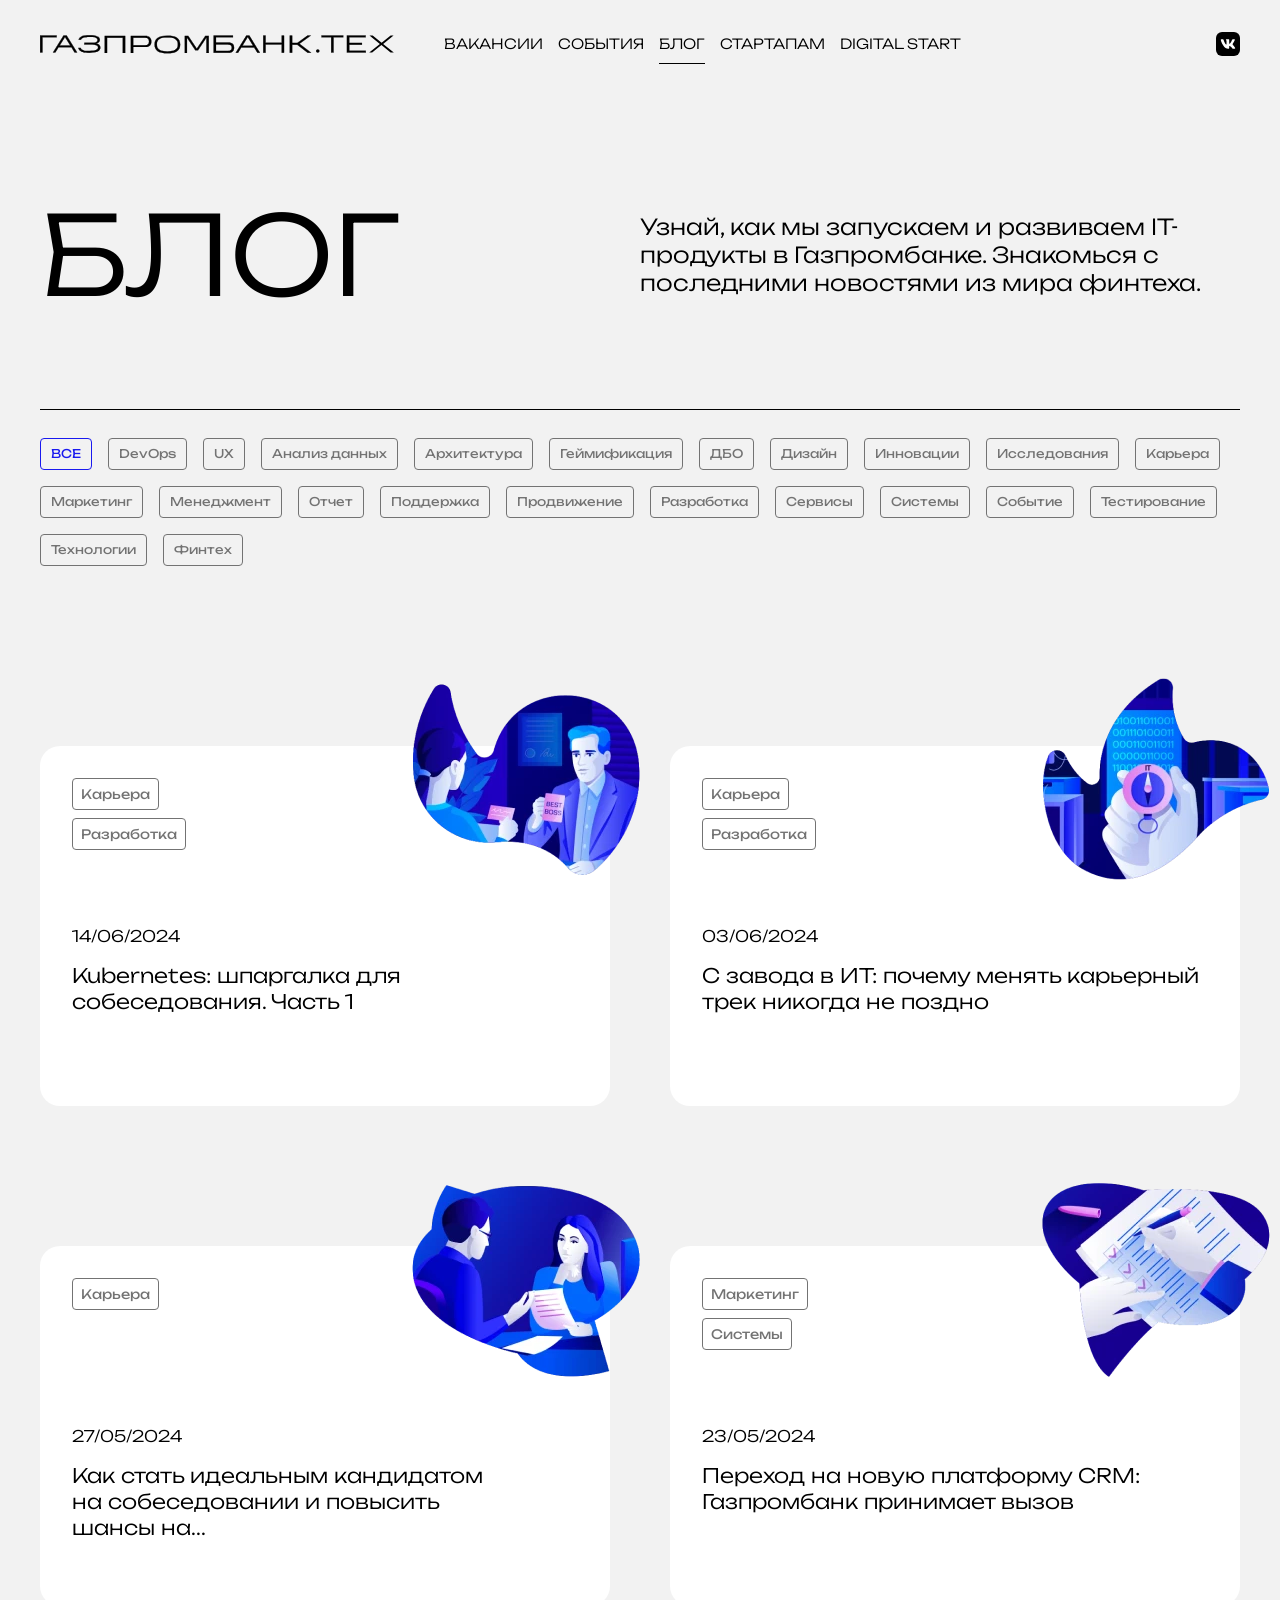
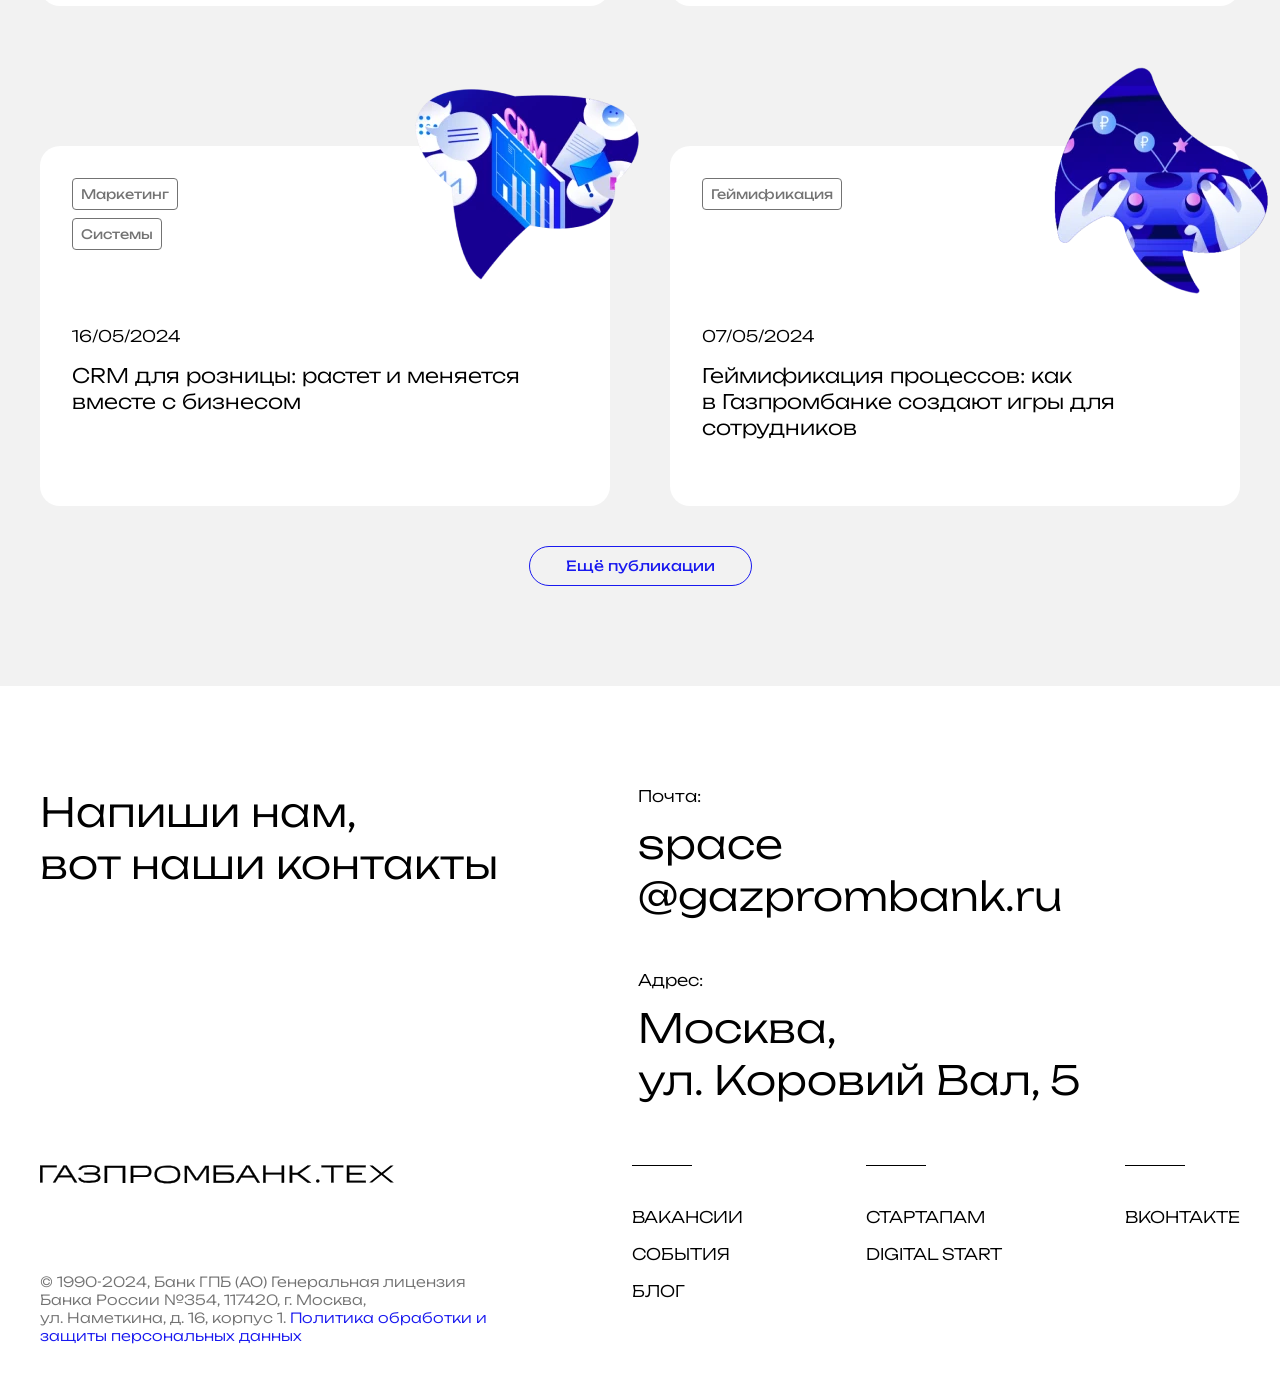
<file: blog.html>
<!DOCTYPE html>
<html lang="ru">

<head>
  <meta charset="UTF-8">
  <meta name="viewport" content="width=device-width, initial-scale=1.0">
  <meta http-equiv="X-UA-Compatible" content="ie=edge">
  <link rel="stylesheet" href="css/style.css">
  <link rel="icon" type="image/png" href="favicon/favicon-96x96.png" sizes="96x96" />
  <link rel="icon" type="image/svg+xml" href="favicon/favicon.svg" />
  <link rel="shortcut icon" href="favicon/favicon.ico" />
  <link rel="apple-touch-icon" sizes="180x180" href="favicon/apple-touch-icon.png" />
  <link rel="manifest" href="/site.webmanifest" />
  <link rel="preload" href="fonts/Unbounded-Regular.woff2" as="font" crossorigin="anonymous">
  <link rel="preload" href="fonts/Unbounded-Medium.woff2" as="font" crossorigin="anonymous">
  <title>Блог - Газпромбанк.Тех</title>
  <meta name="description" content="Блог Газпромбанк.тех">
</head>

<body>
  <header class="header">
    <div class="container">
      <div class="header__wrapper">
        <a class="header__logo" href="#" aria-label="Переход на главную страницу">
          <svg class="header__logo-icon" width="354" height="19" aria-hidden="true">
            <use xlink:href="images/sprite.svg#icon-logo-header"></use>
          </svg>
        </a>
        <button class="header__burger burger" type="button" aria-label="Открыть меню">
          <svg width="32" height="32" aria-hidden="true">
            <use xlink:href="images/sprite.svg#icon-burger"></use>
          </svg>
        </button>
        <nav class="main-nav">
          <ul class="main-nav__list">
            <li class="main-nav__item">
              <a class="main-nav__link" href="#">Вакансии</a>
            </li>
            <li class="main-nav__item">
              <a class="main-nav__link" href="#">события</a>
            </li>
            <li class="main-nav__item">
              <a class="main-nav__link main-nav__link--active" href="#">блог</a>
            </li>
            <li class="main-nav__item">
              <a class="main-nav__link" href="#">стартапам</a>
            </li>
            <li class="main-nav__item">
              <a class="main-nav__link" href="#">digital start</a>
            </li>
          </ul>
        </nav>
        <ul class="header__social">
          <li class="header__social-item">
            <a class="header__social-link" href="#" aria-label="Ссылка на VK">
              <svg width="24" height="24" aria-hidden="true">
                <use xlink:href="images/sprite.svg#icon-vk"></use>
              </svg>
            </a>
          </li>
        </ul>
      </div>
    </div>
  </header>
  <main>
    <section class="blog-hero">
      <div class="container">
        <div class="blog-hero__wrapper">
          <h1 class="blog-hero__title">Блог</h1>
          <p class="blog-hero__description">Узнай, как мы&nbsp;запускаем и&nbsp;развиваем IT-продукты
            в&nbsp;Газпромбанке. Знакомься с
            последними новостями из&nbsp;мира финтеха.</p>
        </div>
      </div>
    </section>
    <section class="blog-filter">
      <h2 class="visually-hidden">Фильтр</h2>
      <div class="container">
        <form class="blog-filter__form" action="#" method="POST">
          <label class="blog-filter__label blog-filter__label--active" for="filter-all">
            <input class="blog-filter__field visually-hidden" type="checkbox" name="filter-all" id="filter-all">
            ВСЕ
          </label>
          <div class="blog-filter__checkbox">
            <input class="blog-filter__field visually-hidden" type="checkbox" name="filter-devops" id="filter-devops">
            <label class="blog-filter__label" for="filter-devops">DevOps</label>
          </div>
          <div class="blog-filter__checkbox">
            <input class="blog-filter__field visually-hidden" type="checkbox" name="filter-ux" id="filter-ux">
            <label class="blog-filter__label" for="filter-ux">UX</label>
          </div>
          <div class="blog-filter__checkbox">
            <input class="blog-filter__field visually-hidden" type="checkbox" name="filter-data-analysis"
              id="filter-data-analysis">
            <label class="blog-filter__label" for="filter-data-analysis">Анализ данных</label>
          </div>
          <div class="blog-filter__checkbox">
            <input class="blog-filter__field visually-hidden" type="checkbox" name="filter-architecture"
              id="filter-architecture">
            <label class="blog-filter__label" for="filter-architecture">Архитектура</label>
          </div>
          <div class="blog-filter__checkbox">
            <input class="blog-filter__field visually-hidden" type="checkbox" name="architecture-gamification"
              id="architecture-gamification">
            <label class="blog-filter__label" for="architecture-gamification">Геймификация</label>
          </div>
          <div class="blog-filter__checkbox">
            <input class="blog-filter__field visually-hidden" type="checkbox" name="filter-dbo" id="filter-dbo">
            <label class="blog-filter__label" for="filter-dbo">ДБО</label>
          </div>
          <div class="blog-filter__checkbox">
            <input class="blog-filter__field visually-hidden" type="checkbox" name="filter-design" id="filter-design">
            <label class="blog-filter__label" for="filter-design">Дизайн</label>
          </div>
          <div class="blog-filter__checkbox">
            <input class="blog-filter__field visually-hidden" type="checkbox" name="filter-innovation"
              id="filter-innovation">
            <label class="blog-filter__label" for="filter-innovation">Инновации</label>
          </div>
          <div class="blog-filter__checkbox">
            <input class="blog-filter__field visually-hidden" type="checkbox" name="filter-research"
              id="filter-research">
            <label class="blog-filter__label" for="filter-research">Исследования</label>
          </div>
          <div class="blog-filter__checkbox">
            <input class="blog-filter__field visually-hidden" type="checkbox" name="filter-career" id="filter-career">
            <label class="blog-filter__label" for="filter-career">Карьера</label>
          </div>
          <div class="blog-filter__checkbox">
            <input class="blog-filter__field visually-hidden" type="checkbox" name="filter-marketing"
              id="filter-marketing">
            <label class="blog-filter__label" for="filter-marketing">Маркетинг</label>
          </div>
          <div class="blog-filter__checkbox">
            <input class="blog-filter__field visually-hidden" type="checkbox" name="filter-management"
              id="filter-management">
            <label class="blog-filter__label" for="filter-management">Менеджмент</label>
          </div>
          <div class="blog-filter__checkbox">
            <input class="blog-filter__field visually-hidden" type="checkbox" name="filter-report" id="filter-report">
            <label class="blog-filter__label" for="filter-report">Отчет</label>
          </div>
          <div class="blog-filter__checkbox">
            <input class="blog-filter__field visually-hidden" type="checkbox" name="filter-support" id="filter-support">
            <label class="blog-filter__label" for="filter-support">Поддержка</label>
          </div>
          <div class="blog-filter__checkbox">
            <input class="blog-filter__field visually-hidden" type="checkbox" name="filter-promotion"
              id="filter-promotion">
            <label class="blog-filter__label" for="filter-promotion">Продвижение</label>
          </div>
          <div class="blog-filter__checkbox">
            <input class="blog-filter__field visually-hidden" type="checkbox" name="filter-development"
              id="filter-development">
            <label class="blog-filter__label" for="filter-development">Разработка</label>
          </div>
          <div class="blog-filter__checkbox">
            <input class="blog-filter__field visually-hidden" type="checkbox" name="filter-service" id="filter-service">
            <label class="blog-filter__label" for="filter-service">Сервисы</label>
          </div>
          <div class="blog-filter__checkbox">
            <input class="blog-filter__field visually-hidden" type="checkbox" name="filter-systems" id="filter-systems">
            <label class="blog-filter__label" for="filter-systems">Системы</label>
          </div>
          <div class="blog-filter__checkbox">
            <input class="blog-filter__field visually-hidden" type="checkbox" name="filter-event" id="filter-event">
            <label class="blog-filter__label" for="filter-event">Событие</label>
          </div>
          <div class="blog-filter__checkbox">
            <input class="blog-filter__field visually-hidden" type="checkbox" name="filter-test" id="filter-test">
            <label class="blog-filter__label" for="filter-test">Тестирование</label>
          </div>
          <div class="blog-filter__checkbox">
            <input class="blog-filter__field visually-hidden" type="checkbox" name="filter-tech" id="filter-tech">
            <label class="blog-filter__label" for="filter-tech">Технологии</label>
          </div>
          <div class="blog-filter__checkbox">
            <input class="blog-filter__field visually-hidden" type="checkbox" name="filter-fintech" id="filter-fintech">
            <label class="blog-filter__label" for="filter-fintech">Финтех</label>
          </div>
        </form>
      </div>
    </section>
    <section class="blog-list">
      <h2 class="visually-hidden">Публикации</h2>
      <div class="container">
        <ul class="blog-list__grid">
          <li class="blog-list__item">
            <a class="blog-card" href="#">
              <picture>
                <source type="image/webp" media="(max-width: 767px)"
                  srcset="images/blog-img-mob-1.webp 1x, images/blog-img-mob-1@2x.webp 2x">
                <source type="image/webp" media="(max-width: 1023px)"
                  srcset="images/blog-img-tablet-1.webp 1x, images/blog-img-tablet-1@2x.webp 2x">
                <source type="image/webp" srcset="images/blog-img-1.webp 1x, images/blog-img-1@2x.webp 2x">
                <source media="(max-width: 767px)"
                  srcset="images/blog-img-mob-1.png 1x, images/blog-img-mob-1@2x.png 2x">
                <source media="(max-width: 1023px)"
                  srcset="images/blog-img-tablet-1.png 1x, images/blog-img-tablet-1@2x.png 2x">
                <img class="blog-card__img" src="images/blog-img-1.png" srcset="images/blog-img-1@2x.png 2x" width="228"
                  height="228" alt="">
              </picture>
              <ul class="blog-card__tags">
                <li class="blog-card__tag">Карьера</li>
                <li class="blog-card__tag">Разработка</li>
              </ul>
              <div class="blog-card__content">
                <p class="blog-card__date">14/06/2024</p>
                <h3 class="blog-card__title">Kubernetes: шпаргалка для собеседования. Часть&nbsp;1</h3>
              </div>
            </a>
          </li>
          <li class="blog-list__item">
            <a class="blog-card blog-card--top" href="#">
              <picture>
                <source type="image/webp" media="(max-width: 767px)"
                  srcset="images/blog-img-mob-2.webp 1x, images/blog-img-mob-2@2x.webp 2x">
                <source type="image/webp" media="(max-width: 1023px)"
                  srcset="images/blog-img-tablet-2.webp 1x, images/blog-img-tablet-2@2x.webp 2x">
                <source type="image/webp" srcset="images/blog-img-2.webp 1x, images/blog-img-2@2x.webp 2x">
                <source media="(max-width: 767px)"
                  srcset="images/blog-img-mob-2.png 1x, images/blog-img-mob-2@2x.png 2x">
                <source media="(max-width: 1023px)"
                  srcset="images/blog-img-tablet-2.png 1x, images/blog-img-tablet-2@2x.png 2x">
                <img class="blog-card__img" src="images/blog-img-2.png" srcset="images/blog-img-2@2x.png 2x" width="228"
                  height="228" alt="">
              </picture>
              <ul class="blog-card__tags">
                <li class="blog-card__tag">Карьера</li>
                <li class="blog-card__tag">Разработка</li>
              </ul>
              <div class="blog-card__content">
                <p class="blog-card__date">03/06/2024</p>
                <h3 class="blog-card__title">С&nbsp;завода в&nbsp;ИТ: почему менять карьерный трек
                  никогда не
                  поздно</h3>
              </div>
            </a>
          </li>
          <li class="blog-list__item">
            <a class="blog-card" href="article.html">
              <picture>
                <source type="image/webp" media="(max-width: 767px)"
                  srcset="images/blog-img-mob-3.webp 1x, images/blog-img-mob-3@2x.webp 2x">
                <source type="image/webp" media="(max-width: 1023px)"
                  srcset="images/blog-img-tablet-3.webp 1x, images/blog-img-tablet-3@2x.webp 2x">
                <source type="image/webp" srcset="images/blog-img-3.webp 1x, images/blog-img-3@2x.webp 2x">
                <source media="(max-width: 767px)"
                  srcset="images/blog-img-mob-3.png 1x, images/blog-img-mob-3@2x.png 2x">
                <source media="(max-width: 1023px)"
                  srcset="images/blog-img-tablet-3.png 1x, images/blog-img-tablet-3@2x.png 2x">
                <img class="blog-card__img" src="images/blog-img-3.png" srcset="images/blog-img-3@2x.png 2x" width="228"
                  height="228" alt="">
              </picture>
              <ul class="blog-card__tags">
                <li class="blog-card__tag">Карьера</li>
              </ul>
              <div class="blog-card__content">
                <p class="blog-card__date">27/05/2024</p>
                <h3 class="blog-card__title">Как стать идеальным кандидатом на&nbsp;собеседовании
                  и&nbsp;повысить
                  шансы&nbsp;на...</h3>
              </div>
            </a>
          </li>
          <li class="blog-list__item">
            <a class="blog-card" href="#">
              <picture>
                <source type="image/webp" media="(max-width: 767px)"
                  srcset="images/blog-img-mob-4.webp 1x, images/blog-img-mob-4@2x.webp 2x">
                <source type="image/webp" media="(max-width: 1023px)"
                  srcset="images/blog-img-tablet-4.webp 1x, images/blog-img-tablet-4@2x.webp 2x">
                <source type="image/webp" srcset="images/blog-img-4.webp 1x, images/blog-img-4@2x.webp 2x">
                <source media="(max-width: 767px)"
                  srcset="images/blog-img-mob-4.png 1x, images/blog-img-mob-4@2x.png 2x">
                <source media="(max-width: 1023px)"
                  srcset="images/blog-img-tablet-4.png 1x, images/blog-img-tablet-4@2x.png 2x">
                <img class="blog-card__img" src="images/blog-img-4.png" srcset="images/blog-img-4@2x.png 2x" width="228"
                  height="228" alt="">
              </picture>
              <ul class="blog-card__tags">
                <li class="blog-card__tag">Маркетинг</li>
                <li class="blog-card__tag">Системы</li>
              </ul>
              <div class="blog-card__content">
                <p class="blog-card__date">23/05/2024</p>
                <h3 class="blog-card__title">Переход на&nbsp;новую платформу CRM: Газпромбанк принимает
                  вызов</h3>
              </div>
            </a>
          </li>
          <li class="blog-list__item">
            <a class="blog-card blog-card--top" href="#">
              <picture>
                <source type="image/webp" media="(max-width: 767px)"
                  srcset="images/blog-img-mob-5.webp 1x, images/blog-img-mob-5@2x.webp 2x">
                <source type="image/webp" media="(max-width: 1023px)"
                  srcset="images/blog-img-tablet-5.webp 1x, images/blog-img-tablet-5@2x.webp 2x">
                <source type="image/webp" srcset="images/blog-img-5.webp 1x, images/blog-img-5@2x.webp 2x">
                <source media="(max-width: 767px)"
                  srcset="images/blog-img-mob-5.png 1x, images/blog-img-mob-5@2x.png 2x">
                <source media="(max-width: 1023px)"
                  srcset="images/blog-img-tablet-5.png 1x, images/blog-img-tablet-5@2x.png 2x">
                <img class="blog-card__img" src="images/blog-img-5.png" srcset="images/blog-img-5@2x.png 2x" width="228"
                  height="228" alt="">
              </picture>
              <ul class="blog-card__tags">
                <li class="blog-card__tag">Маркетинг</li>
                <li class="blog-card__tag">Системы</li>
              </ul>
              <div class="blog-card__content">
                <p class="blog-card__date">16/05/2024</p>
                <h3 class="blog-card__title">CRM для розницы: растет и&nbsp;меняется вместе
                  с&nbsp;бизнесом</h3>
              </div>
            </a>
          </li>
          <li class="blog-list__item">
            <a class="blog-card" href="#">
              <picture>
                <source type="image/webp" media="(max-width: 767px)"
                  srcset="images/blog-img-mob-6.webp 1x, images/blog-img-mob-6@2x.webp 2x">
                <source type="image/webp" media="(max-width: 1023px)"
                  srcset="images/blog-img-tablet-6.webp 1x, images/blog-img-tablet-6@2x.webp 2x">
                <source type="image/webp" srcset="images/blog-img-6.webp 1x, images/blog-img-6@2x.webp 2x">
                <source media="(max-width: 767px)"
                  srcset="images/blog-img-mob-6.png 1x, images/blog-img-mob-6@2x.png 2x">
                <source media="(max-width: 1023px)"
                  srcset="images/blog-img-tablet-6.png 1x, images/blog-img-tablet-6@2x.png 2x">
                <img class="blog-card__img" src="images/blog-img-6.png" srcset="images/blog-img-6@2x.png 2x" width="228"
                  height="228" alt="">
              </picture>
              <ul class="blog-card__tags">
                <li class="blog-card__tag">Геймификация</li>
              </ul>
              <div class="blog-card__content">
                <p class="blog-card__date">07/05/2024</p>
                <h3 class="blog-card__title">Геймификация процессов: как в&nbsp;Газпромбанке создают игры
                  для
                  сотрудников</h3>
              </div>
            </a>
          </li>
        </ul>
        <button class="blog-list__more" type="button" aria-label="Ещё публикации">Ещё публикации</button>
      </div>
    </section>
  </main>
  <footer class="footer">
    <div class="container">
      <div class="footer__columns">
        <div class="footer__column">
          <h2 class="footer__title">Напиши нам, вот&nbsp;наши контакты</h2>
        </div>
        <div class="footer__column">
          <div class="footer__contacts">
            <span class="footer__contacts-title">Почта:</span>
            <a class="footer__contacts-link" href="mailto:space@gazprombank.ru">space @gazprombank.ru</a>
          </div>
          <div class="footer__contacts">
            <span class="footer__contacts-title">Адрес:</span>
            <a class="footer__contacts-link" href="#">Москва, ул.&nbsp;Коровий Вал, 5</a>
          </div>
        </div>
      </div>
      <div class="footer__columns">
        <div class="footer__column">
          <a class="footer__logo" href="#" aria-label="Переход на главную страницу">
            <svg class="footer__logo-icon" width="354" height="19" aria-hidden="true">
              <use xlink:href="images/sprite.svg#icon-logo-header"></use>
            </svg>
          </a>
          <p class="footer__copyright">© 1990-2024, Банк ГПБ (АО) Генеральная лицензия Банка России №354, 117420, г.
            Москва, ул.&nbsp;Наметкина, д. 16, корпус 1. <a href="#" class="footer__copyright-link">Политика обработки и
              защиты персональных данных</a>
          </p>
        </div>
        <div class="footer__column">
          <div class="footer__navigation">
            <div class="footer__navigation-block">
              <a href="#" class="footer__navigation-link">Вакансии</a>
              <a href="#" class="footer__navigation-link">События</a>
              <a href="#" class="footer__navigation-link">Блог</a>
            </div>
            <div class="footer__navigation-block">
              <a href="#" class="footer__navigation-link">Стартапам</a>
              <a href="#" class="footer__navigation-link">Digital start</a>
            </div>
            <div class="footer__navigation-block">
              <a href="#" class="footer__navigation-link">Вконтакте</a>
            </div>
          </div>
        </div>
      </div>
    </div>
  </footer>
</body>

</html>
</file>
<file: css/style.css>
/* Global */
/* ------------------------------------ */
/*! normalize.css v8.0.1 | MIT License | github.com/necolas/normalize.css */
/* Document
  ========================================================================== */
/**
 * 1. Correct the line height in all browsers.
 * 2. Prevent adjustments of font size after orientation changes in iOS.
 */
html {
  line-height: 1.15;
  /* 1 */
  -webkit-text-size-adjust: 100%;
  /* 2 */
}

/* Sections
  ========================================================================== */
/**
* Remove the margin in all browsers.
*/
body {
  margin: 0;
}

/**
* Render the `main` element consistently in IE.
*/
main {
  display: block;
}

/**
* Correct the font size and margin on `h1` elements within `section` and
* `article` contexts in Chrome, Firefox, and Safari.
*/
h1 {
  margin: 0.67em 0;
  font-size: 2em;
}

/* Grouping content
  ========================================================================== */
/**
* 1. Add the correct box sizing in Firefox.
* 2. Show the overflow in Edge and IE.
*/
hr {
  -webkit-box-sizing: content-box;
          box-sizing: content-box;
  /* 1 */
  height: 0;
  /* 1 */
  overflow: visible;
  /* 2 */
}

/**
* 1. Correct the inheritance and scaling of font size in all browsers.
* 2. Correct the odd `em` font sizing in all browsers.
*/
pre {
  font-size: 1em;
  /* 2 */
  font-family: monospace, monospace;
  /* 1 */
}

/* Text-level semantics
  ========================================================================== */
/**
* Remove the gray background on active links in IE 10.
*/
a {
  background-color: transparent;
}

/**
* 1. Remove the bottom border in Chrome 57-
* 2. Add the correct text decoration in Chrome, Edge, IE, Opera, and Safari.
*/
abbr[title] {
  text-decoration: underline;
  /* 2 */
  -webkit-text-decoration: underline dotted;
          text-decoration: underline dotted;
  /* 2 */
  border-bottom: none;
  /* 1 */
}

/**
* Add the correct font weight in Chrome, Edge, and Safari.
*/
b,
strong {
  font-weight: bolder;
}

/**
* 1. Correct the inheritance and scaling of font size in all browsers.
* 2. Correct the odd `em` font sizing in all browsers.
*/
code,
kbd,
samp {
  font-size: 1em;
  /* 2 */
  font-family: monospace, monospace;
  /* 1 */
}

/**
* Add the correct font size in all browsers.
*/
small {
  font-size: 80%;
}

/**
* Prevent `sub` and `sup` elements from affecting the line height in
* all browsers.
*/
sub,
sup {
  position: relative;
  font-size: 75%;
  line-height: 0;
  vertical-align: baseline;
}

sub {
  bottom: -0.25em;
}

sup {
  top: -0.5em;
}

/* Embedded content
  ========================================================================== */
/**
* Remove the border on images inside links in IE 10.
*/
img {
  border-style: none;
}

/* Forms
  ========================================================================== */
/**
* 1. Change the font styles in all browsers.
* 2. Remove the margin in Firefox and Safari.
*/
button,
input,
optgroup,
select,
textarea {
  margin: 0;
  /* 2 */
  font-size: 100%;
  /* 1 */
  line-height: 1.15;
  /* 1 */
  font-family: inherit;
  /* 1 */
}

/**
* Show the overflow in IE.
* 1. Show the overflow in Edge.
*/
button,
input {
  /* 1 */
  overflow: visible;
}

/**
* Remove the inheritance of text transform in Edge, Firefox, and IE.
* 1. Remove the inheritance of text transform in Firefox.
*/
button,
select {
  /* 1 */
  text-transform: none;
}

/**
* Correct the inability to style clickable types in iOS and Safari.
*/
button,
[type="button"],
[type="reset"],
[type="submit"] {
  -webkit-appearance: button;
}

/**
* Remove the inner border and padding in Firefox.
*/
button::-moz-focus-inner,
[type="button"]::-moz-focus-inner,
[type="reset"]::-moz-focus-inner,
[type="submit"]::-moz-focus-inner {
  padding: 0;
  border-style: none;
}

/**
* Restore the focus styles unset by the previous rule.
*/
button:-moz-focusring,
[type="button"]:-moz-focusring,
[type="reset"]:-moz-focusring,
[type="submit"]:-moz-focusring {
  outline: 1px dotted ButtonText;
}

/**
* Correct the padding in Firefox.
*/
fieldset {
  padding: 0.35em 0.75em 0.625em;
}

/**
* 1. Correct the text wrapping in Edge and IE.
* 2. Correct the color inheritance from `fieldset` elements in IE.
* 3. Remove the padding so developers are not caught out when they zero out
*    `fieldset` elements in all browsers.
*/
legend {
  display: table;
  /* 1 */
  -webkit-box-sizing: border-box;
          box-sizing: border-box;
  /* 1 */
  max-width: 100%;
  /* 1 */
  padding: 0;
  /* 3 */
  color: inherit;
  /* 2 */
  white-space: normal;
  /* 1 */
}

/**
* Add the correct vertical alignment in Chrome, Firefox, and Opera.
*/
progress {
  vertical-align: baseline;
}

/**
* Remove the default vertical scrollbar in IE 10+.
*/
textarea {
  overflow: auto;
}

/**
* 1. Add the correct box sizing in IE 10.
* 2. Remove the padding in IE 10.
*/
[type="checkbox"],
[type="radio"] {
  -webkit-box-sizing: border-box;
          box-sizing: border-box;
  /* 1 */
  padding: 0;
  /* 2 */
}

/**
* Correct the cursor style of increment and decrement buttons in Chrome.
*/
[type="number"]::-webkit-inner-spin-button,
[type="number"]::-webkit-outer-spin-button {
  height: auto;
}

/**
* 1. Correct the odd appearance in Chrome and Safari.
* 2. Correct the outline style in Safari.
*/
[type="search"] {
  outline-offset: -2px;
  /* 2 */
  -webkit-appearance: textfield;
  /* 1 */
}

/**
* Remove the inner padding in Chrome and Safari on macOS.
*/
[type="search"]::-webkit-search-decoration {
  -webkit-appearance: none;
}

/**
* 1. Correct the inability to style clickable types in iOS and Safari.
* 2. Change font properties to `inherit` in Safari.
*/
::-webkit-file-upload-button {
  font: inherit;
  /* 2 */
  -webkit-appearance: button;
  /* 1 */
}

/* Interactive
  ========================================================================== */
/*
* Add the correct display in Edge, IE 10+, and Firefox.
*/
details {
  display: block;
}

/*
* Add the correct display in all browsers.
*/
summary {
  display: list-item;
}

/* Misc
  ========================================================================== */
/**
* Add the correct display in IE 10+.
*/
template {
  display: none;
}

/**
* Add the correct display in IE 10.
*/
[hidden] {
  display: none;
}

@font-face {
  font-family: "Unbounded";
  src: url("../fonts/Unbounded-Light.woff2") format("woff2"), url("../fonts/Unbounded-Light.woff") format("woff");
  font-weight: 300;
  font-style: normal;
  font-display: swap;
}

@font-face {
  font-family: "Unbounded";
  src: url("../fonts/Unbounded-Regular.woff2") format("woff2"), url("../fonts/Unbounded-Regular.woff") format("woff");
  font-weight: 400;
  font-style: normal;
  font-display: swap;
}

@font-face {
  font-family: "Unbounded";
  src: url("../fonts/Unbounded-Medium.woff2") format("woff2"), url("../fonts/Unbounded-Medium.woff") format("woff");
  font-weight: 500;
  font-style: normal;
  font-display: swap;
}

*,
*::after,
*::before {
  -webkit-box-sizing: border-box;
          box-sizing: border-box;
}

html {
  scroll-behavior: smooth;
}

body {
  display: -webkit-box;
  display: -ms-flexbox;
  display: flex;
  -webkit-box-orient: vertical;
  -webkit-box-direction: normal;
      -ms-flex-direction: column;
          flex-direction: column;
  min-height: 100vh;
  margin: 0;
  padding: 0;
  font-size: 16px;
  line-height: 24px;
  font-family: "Unbounded", "Arial", sans-serif;
  color: #000000;
  background-color: #F2F2F2;
}

main {
  -webkit-box-flex: 1;
      -ms-flex-positive: 1;
          flex-grow: 1;
}

img {
  display: block;
  height: auto;
  -o-object-fit: cover;
     object-fit: cover;
  max-width: 100%;
}

a {
  text-decoration: none;
}

textarea {
  resize: none;
}

.container {
  max-width: 1260px;
  margin: 0 auto;
  padding: 0 30px;
}

@media (max-width: 1023px) {
  .container {
    padding: 0 32px;
  }
}

@media (max-width: 767px) {
  .container {
    padding: 0 30px;
  }
}

.visually-hidden {
  position: absolute;
  width: 1px;
  height: 1px;
  margin: -1px;
  padding: 0;
  overflow: hidden;
  white-space: nowrap;
  border: 0;
  clip: rect(0 0 0 0);
  -webkit-clip-path: inset(100%);
          clip-path: inset(100%);
}

/* Blocks */
/* ------------------------------------ */
.link-back {
  display: -webkit-box;
  display: -ms-flexbox;
  display: flex;
  -webkit-box-align: center;
      -ms-flex-align: center;
          align-items: center;
  gap: 20px;
  font-size: 20px;
  line-height: 24px;
  font-weight: 300;
}

.link-back__text {
  -webkit-transition: color ease-in 0.3s;
  transition: color ease-in 0.3s;
  color: #8B8B8B;
}

.header {
  padding: 32px 0;
}

@media (max-width: 1023px) {
  .header {
    padding: 22px 0;
  }
}

@media (max-width: 767px) {
  .header {
    padding: 30px 0;
  }
}

.header__wrapper {
  display: -webkit-box;
  display: -ms-flexbox;
  display: flex;
  -webkit-box-align: center;
      -ms-flex-align: center;
          align-items: center;
}

.header__logo {
  display: -webkit-box;
  display: -ms-flexbox;
  display: flex;
  margin: 0 115px 0 0;
}

@media (max-width: 1300px) {
  .header__logo {
    margin: 0 50px 0 0;
  }
}

@media (max-width: 767px) {
  .header__logo {
    margin: 0 10px 0 0;
  }
}

.header__logo-icon {
  height: 19px;
  width: 354px;
}

@media (max-width: 767px) {
  .header__logo-icon {
    width: 238px;
    height: 13px;
  }
}

.header__social {
  display: -webkit-box;
  display: -ms-flexbox;
  display: flex;
  -webkit-box-align: center;
      -ms-flex-align: center;
          align-items: center;
  gap: 15px;
  padding: 0;
  margin: 0 0 0 auto;
  list-style: none;
}

@media (max-width: 1023px) {
  .header__social {
    display: none;
  }
}

.header__social-link {
  display: -webkit-box;
  display: -ms-flexbox;
  display: flex;
  color: #000000;
  -webkit-transition: color ease-in 0.3s;
  transition: color ease-in 0.3s;
}

.header__social-link:hover, .header__social-link:focus-visible {
  color: #737373;
}

@media (max-width: 1023px) {
  .header__burger {
    margin: 0 0 0 auto;
  }
}

.burger {
  display: none;
  border: none;
  background-color: transparent;
  padding: 0;
  height: 32px;
  width: 32px;
  -webkit-box-align: center;
      -ms-flex-align: center;
          align-items: center;
  -webkit-box-pack: center;
      -ms-flex-pack: center;
          justify-content: center;
  position: relative;
  cursor: pointer;
}

@media (max-width: 1023px) {
  .burger {
    display: -webkit-box;
    display: -ms-flexbox;
    display: flex;
  }
  .burger::before {
    content: "";
    width: 42px;
    height: 42px;
    position: absolute;
  }
}

.main-nav {
  margin: 0 20px 0 0;
}

@media (max-width: 1023px) {
  .main-nav {
    display: none;
  }
}

.main-nav__list {
  -webkit-box-align: center;
      -ms-flex-align: center;
          align-items: center;
  display: -webkit-box;
  display: -ms-flexbox;
  display: flex;
  gap: 32px;
  list-style: none;
  margin: 0;
  padding: 0;
}

@media (max-width: 1300px) {
  .main-nav__list {
    gap: 15px;
  }
}

.main-nav__link {
  color: #000000;
  display: -webkit-box;
  display: -ms-flexbox;
  display: flex;
  font-size: 16px;
  font-weight: 300;
  line-height: 20px;
  position: relative;
  text-transform: uppercase;
}

.main-nav__link:hover::after, .main-nav__link:focus-visible::after {
  opacity: 1;
}

.main-nav__link::after {
  content: "";
  position: absolute;
  bottom: -12px;
  left: 0;
  width: 100%;
  height: 1px;
  background-color: #000000;
  opacity: 0;
  -webkit-transition: opacity ease-in 0.3s;
  transition: opacity ease-in 0.3s;
}

.main-nav__link--active::after {
  opacity: 1;
}

@media (max-width: 1300px) {
  .main-nav__link {
    font-size: 14px;
    line-height: 16px;
  }
}

.article-hero {
  padding: 72px 0 0;
  position: relative;
  margin: 0 0 101px 0;
}

@media (max-width: 1023px) {
  .article-hero {
    padding: 18px 0 0 0;
    margin: 0 0 32px 0;
  }
}

@media (max-width: 767px) {
  .article-hero {
    padding: 28px 0 0 0;
    margin: 0 0 24px 0;
  }
}

.article-hero__decor {
  display: -webkit-box;
  display: -ms-flexbox;
  display: flex;
  position: absolute;
  height: 100%;
  width: 100%;
  left: 0;
  top: 0;
  pointer-events: none;
}

.article-hero__decor-img {
  position: absolute;
  left: 54%;
  -webkit-transform: translate(-50%, -50%);
          transform: translate(-50%, -50%);
  top: 39%;
  z-index: -1;
}

@media (max-width: 1023px) {
  .article-hero__decor-img {
    left: 46%;
    top: 26%;
  }
}

@media (max-width: 767px) {
  .article-hero__decor-img {
    left: 50%;
    top: 27%;
  }
}

.article-hero__wrapper {
  display: -webkit-box;
  display: -ms-flexbox;
  display: flex;
  gap: 80px;
}

@media (max-width: 1023px) {
  .article-hero__wrapper {
    -webkit-box-orient: vertical;
    -webkit-box-direction: normal;
        -ms-flex-direction: column;
            flex-direction: column;
    gap: unset;
  }
}

.article-hero__back {
  display: none;
}

@media (max-width: 1023px) {
  .article-hero__back {
    display: -webkit-box;
    display: -ms-flexbox;
    display: flex;
    margin: 0 0 61px 0;
  }
}

@media (max-width: 767px) {
  .article-hero__back {
    display: none;
  }
}

.article-hero__picture {
  -ms-flex-negative: 0;
      flex-shrink: 0;
}

@media (max-width: 1023px) {
  .article-hero__picture {
    display: -webkit-box;
    display: -ms-flexbox;
    display: flex;
    -webkit-box-pack: center;
        -ms-flex-pack: center;
            justify-content: center;
    margin: 0 0 51px 0;
  }
}

@media (max-width: 767px) {
  .article-hero__picture {
    margin: 0 -10px 20px;
  }
}

.article-hero__img {
  height: 440px;
  width: 440px;
}

@media (max-width: 1400px) {
  .article-hero__img {
    height: 380px;
    width: 380px;
  }
}

@media (max-width: 1023px) {
  .article-hero__img {
    height: 340px;
    width: 360px;
  }
}

@media (max-width: 767px) {
  .article-hero__img {
    width: 320px;
    height: 302px;
  }
}

.article-hero__info {
  display: -webkit-box;
  display: -ms-flexbox;
  display: flex;
  -webkit-box-orient: vertical;
  -webkit-box-direction: normal;
      -ms-flex-direction: column;
          flex-direction: column;
  padding: 20px 0 0;
}

@media (max-width: 1023px) {
  .article-hero__info {
    padding: 0;
  }
}

.article-hero__date {
  font-size: 16px;
  line-height: 20px;
  font-weight: 300;
  color: #737373;
  margin: 0 0 20px 0;
}

@media (max-width: 1023px) {
  .article-hero__date {
    font-size: 14px;
    line-height: 18px;
  }
}

@media (max-width: 767px) {
  .article-hero__date {
    font-size: 12px;
    line-height: 16px;
    margin: 0 0 10px 0;
  }
}

.article-hero__title {
  font-size: 40px;
  line-height: 52px;
  font-weight: 300;
  color: #1919EF;
  margin: 0;
}

@media (max-width: 1400px) {
  .article-hero__title {
    font-size: 30px;
    line-height: 46px;
  }
}

@media (max-width: 1023px) {
  .article-hero__title {
    font-size: 40px;
    line-height: 52px;
  }
}

@media (max-width: 767px) {
  .article-hero__title {
    font-size: 28px;
    line-height: 36px;
  }
}

.article {
  margin: 0 0 128px 0;
}

@media (max-width: 767px) {
  .article {
    margin: 0 0 77px 0;
  }
}

.article__wrapper {
  display: -ms-grid;
  display: grid;
  -ms-grid-columns: 300px 1fr;
      grid-template-columns: 300px 1fr;
  gap: 60px;
  -webkit-box-align: start;
      -ms-flex-align: start;
          align-items: start;
}

@media (max-width: 1023px) {
  .article__wrapper {
    display: -webkit-box;
    display: -ms-flexbox;
    display: flex;
    -webkit-box-orient: vertical;
    -webkit-box-direction: reverse;
        -ms-flex-direction: column-reverse;
            flex-direction: column-reverse;
    gap: 8px;
  }
}

@media (max-width: 767px) {
  .article__wrapper {
    gap: 15px;
  }
}

.article__img {
  margin: 58px 0;
}

@media (max-width: 1023px) {
  .article__img {
    margin: 60px 0;
  }
}

@media (max-width: 767px) {
  .article__img {
    margin: 40px 0;
  }
}

.article__text {
  font-size: 16px;
  line-height: 26px;
  margin: 0 0 32px 0;
}

@media (max-width: 1023px) {
  .article__text {
    font-size: 14px;
    line-height: 24px;
    margin: 0 0 32px 0;
  }
}

@media (max-width: 767px) {
  .article__text {
    margin: 0 0 24px 0;
  }
}

.article__blockquote {
  background-color: #ffffff;
  display: -webkit-box;
  display: -ms-flexbox;
  display: flex;
  -webkit-box-orient: vertical;
  -webkit-box-direction: normal;
      -ms-flex-direction: column;
          flex-direction: column;
  margin: 32px 0;
  border-radius: 20px;
  padding: 60px 40px 60px 80px;
}

@media (max-width: 1250px) {
  .article__blockquote {
    padding: 40px 30px;
  }
}

@media (max-width: 1023px) {
  .article__blockquote {
    padding: 40px 48px 60px 48px;
  }
}

@media (max-width: 767px) {
  .article__blockquote {
    padding: 24px 28px 60px 28px;
    margin: 40px 0;
  }
}

.article__blockquote-inner {
  min-height: 52px;
  margin: 0 0 42px 0;
  padding: 0 0 0 82px;
  position: relative;
}

@media (max-width: 1250px) {
  .article__blockquote-inner {
    margin: 0 0 20px 0;
    padding: 0 0 0 74px;
  }
}

@media (max-width: 1023px) {
  .article__blockquote-inner {
    margin: 0 0 27px 0;
  }
}

@media (max-width: 767px) {
  .article__blockquote-inner {
    padding: 0;
    margin: 0 0 24px 0;
    min-height: unset;
  }
}

.article__blockquote-name {
  font-size: 16px;
  line-height: 26px;
  font-weight: 500;
  margin: 0;
}

@media (max-width: 1023px) {
  .article__blockquote-name {
    padding: 8px 0 0;
  }
}

@media (max-width: 767px) {
  .article__blockquote-name {
    font-size: 14px;
    line-height: 20px;
    margin: 16px 0 0 0;
  }
}

.article__blockquote-position {
  color: #737373;
  font-size: 16px;
  line-height: 26px;
  font-weight: 400;
}

@media (max-width: 767px) {
  .article__blockquote-position {
    font-size: 14px;
    line-height: 20px;
    display: block;
  }
}

.article__blockquote-icon {
  position: absolute;
  left: 0;
  top: 0;
  height: 48px;
  width: 48px;
}

@media (max-width: 767px) {
  .article__blockquote-icon {
    position: relative;
    margin: 0;
    display: block;
  }
}

.article__blockquote-text {
  font-size: 18px;
  line-height: 32px;
  margin: 0;
  font-weight: 500;
}

.article__heading {
  text-transform: uppercase;
  color: #1919EF;
  font-size: 18px;
  line-height: 32px;
  margin: -20px 0 16px 0;
  font-weight: 400;
  padding: 20px 0 0;
}

@media (max-width: 1023px) {
  .article__heading {
    margin: 0 0 16px 0;
    padding: 0;
  }
}

@media (max-width: 767px) {
  .article__heading {
    line-height: 24px;
  }
}

.article-aside {
  position: -webkit-sticky;
  position: sticky;
  top: 50px;
}

@media (max-width: 1023px) {
  .article-aside {
    position: relative;
    width: 100%;
    top: unset;
  }
}

.article-aside__back {
  margin: 0 0 32px 0;
  outline: none;
}

@media (max-width: 1023px) {
  .article-aside__back {
    display: none;
  }
}

.article-aside__back:hover .link-back__text {
  color: #1919EF;
}

.article-aside__back:focus-visible .link-back__text {
  color: #1919EF;
}

.article-aside__title {
  border-top: 1px solid #E4E4E4;
  font-size: 16px;
  font-weight: 300;
  line-height: 26px;
  margin: 0 0 8px 0;
  padding: 29px 0 0 0;
  text-transform: uppercase;
}

@media (max-width: 1023px) {
  .article-aside__title {
    padding: 0;
    border: none;
    margin: 0;
  }
}

@media (max-width: 1023px) {
  .article-aside__title--tablet-none {
    display: none;
  }
}

.article-aside__list {
  counter-reset: aside-list 0;
  display: -webkit-box;
  display: -ms-flexbox;
  display: flex;
  -webkit-box-orient: vertical;
  -webkit-box-direction: normal;
      -ms-flex-direction: column;
          flex-direction: column;
  gap: 16px;
  list-style: none;
  margin: 0 0 32px;
  padding: 0;
}

@media (max-width: 1023px) {
  .article-aside__list {
    display: none;
  }
}

.article-aside__item {
  counter-increment: aside-list 1;
}

.article-aside__link {
  color: #737373;
  display: -webkit-box;
  display: -ms-flexbox;
  display: flex;
  font-size: 13px;
  line-height: 16px;
  -webkit-transition: color ease-in 0.3s;
  transition: color ease-in 0.3s;
  outline: none;
  padding: 0 0 0 32px;
  position: relative;
}

.article-aside__link::before {
  color: #737373;
  content: counter(aside-list) ".";
  font-size: 13px;
  left: 0;
  line-height: 16px;
  position: absolute;
  top: 0;
  -webkit-transition: color ease-in 0.3s;
  transition: color ease-in 0.3s;
}

.article-aside__link:hover, .article-aside__link:focus-visible {
  color: #000000;
}

.article-aside__link:hover::before, .article-aside__link:focus-visible::before {
  color: #000000;
}

@media (max-width: 1023px) {
  .article-aside__inner {
    display: -webkit-box;
    display: -ms-flexbox;
    display: flex;
    -webkit-box-align: center;
        -ms-flex-align: center;
            align-items: center;
    gap: 12px;
    padding: 31px 0;
    border-top: 1px solid #E4E4E4;
  }
}

@media (max-width: 767px) {
  .article-aside__inner {
    display: none;
  }
}

.article-aside__tags {
  display: -webkit-box;
  display: -ms-flexbox;
  display: flex;
  gap: 15px;
  list-style: none;
  margin: 0 0 32px 0;
  padding: 0;
}

@media (max-width: 1023px) {
  .article-aside__tags {
    margin: 0;
  }
}

.article-aside__tag {
  display: -webkit-box;
  display: -ms-flexbox;
  display: flex;
  border: 1px solid #737373;
  border-radius: 4px;
  padding: 7px;
  -webkit-box-pack: center;
      -ms-flex-pack: center;
          justify-content: center;
  color: #737373;
  font-size: 13px;
  line-height: 16px;
}

.article-aside__social {
  display: -webkit-box;
  display: -ms-flexbox;
  display: flex;
  gap: 15px;
  margin: 0;
  padding: 0;
  list-style: none;
}

.article-aside__social-link {
  color: #000000;
  display: -webkit-box;
  display: -ms-flexbox;
  display: flex;
  -webkit-transition: color ease-in 0.3s;
  transition: color ease-in 0.3s;
}

.article-aside__social-link:hover, .article-aside__social-link:focus-visible {
  color: #737373;
}

.article-aside__social-link svg {
  height: 24px;
  width: 24px;
}

.see-more {
  padding-bottom: 100px;
}

@media (max-width: 1023px) {
  .see-more {
    padding-bottom: 160px;
  }
}

@media (max-width: 767px) {
  .see-more {
    padding-bottom: 39px;
  }
}

.see-more__title {
  font-size: 40px;
  font-weight: 300;
  line-height: 52px;
  margin: 0 0 180px 0;
}

@media (max-width: 1399px) {
  .see-more__title {
    margin-bottom: 87px;
  }
}

@media (max-width: 767px) {
  .see-more__title {
    font-size: 28px;
    line-height: 36px;
    margin-bottom: 99px;
  }
}

.see-more__list {
  display: -ms-grid;
  display: grid;
  -webkit-box-align: start;
      -ms-flex-align: start;
          align-items: start;
  margin-top: 0;
  margin-bottom: 0;
  padding: 0;
  list-style: none;
  -ms-grid-columns: (1fr)[3];
      grid-template-columns: repeat(3, 1fr);
  gap: 140px 60px;
}

@media (max-width: 1399px) {
  .see-more__list {
    padding-top: 0;
    -ms-grid-columns: (1fr)[2];
        grid-template-columns: repeat(2, 1fr);
  }
}

@media (max-width: 1023px) {
  .see-more__list {
    gap: 80px 32px;
  }
}

@media (max-width: 767px) {
  .see-more__list {
    -ms-grid-columns: 1fr;
        grid-template-columns: 1fr;
    gap: 99px 0;
  }
}

@media (max-width: 1399px) {
  .see-more__item--desktop {
    display: none;
  }
}

.footer {
  padding-top: 100px;
  padding-bottom: 40px;
  background-color: #ffffff;
}

@media (max-width: 767px) {
  .footer {
    padding-top: 61px;
    padding-bottom: 39px;
  }
}

.footer__columns {
  display: -ms-grid;
  display: grid;
  margin-bottom: 11px;
  -ms-grid-columns: 500px 1fr;
      grid-template-columns: 500px 1fr;
  -webkit-column-gap: 92px;
          column-gap: 92px;
}

@media (max-width: 1199px) {
  .footer__columns {
    -webkit-column-gap: 25px;
            column-gap: 25px;
  }
}

@media (max-width: 1023px) {
  .footer__columns {
    margin-bottom: 17px;
    -ms-grid-columns: 1fr;
        grid-template-columns: 1fr;
  }
}

@media (max-width: 767px) {
  .footer__columns {
    margin-bottom: 16px;
  }
}

.footer__columns:last-child {
  margin-bottom: 0;
}

.footer__column {
  display: -webkit-box;
  display: -ms-flexbox;
  display: flex;
  -webkit-box-align: start;
      -ms-flex-align: start;
          align-items: flex-start;
  -webkit-box-orient: vertical;
  -webkit-box-direction: normal;
      -ms-flex-direction: column;
          flex-direction: column;
}

.footer__title {
  font-size: 40px;
  font-weight: 300;
  line-height: 52px;
  max-width: 500px;
  margin-top: 0;
  margin-bottom: 40px;
  color: #000000;
}

@media (max-width: 1023px) {
  .footer__title {
    height: unset;
  }
}

@media (max-width: 767px) {
  .footer__title {
    font-size: 26px;
    line-height: 32px;
  }
}

.footer__logo {
  margin-bottom: 83px;
}

@media (max-width: 1023px) {
  .footer__logo {
    margin-bottom: 54px;
  }
}

@media (max-width: 767px) {
  .footer__logo {
    margin-bottom: 34px;
  }
}

@media (max-width: 1023px) {
  .footer__logo-icon {
    width: 285px;
    height: 15px;
  }
}

@media (max-width: 767px) {
  .footer__logo-icon {
    width: 278px;
  }
}

.footer__copyright {
  font-size: 14px;
  font-weight: 300;
  line-height: 18px;
  max-width: 450px;
  margin: 0;
  color: #737373;
}

@media (max-width: 1023px) {
  .footer__copyright {
    max-width: none;
  }
}

@media (max-width: 767px) {
  .footer__copyright {
    line-height: 20px;
  }
}

.footer__copyright-link {
  -webkit-transition: -webkit-text-decoration-color ease-in 0.3s;
  transition: -webkit-text-decoration-color ease-in 0.3s;
  transition: text-decoration-color ease-in 0.3s;
  transition: text-decoration-color ease-in 0.3s, -webkit-text-decoration-color ease-in 0.3s;
  text-decoration: underline;
  color: #1919EF;
  -webkit-text-decoration-color: rgba(255, 255, 255, 0);
          text-decoration-color: rgba(255, 255, 255, 0);
}

.footer__copyright-link:focus-visible, .footer__copyright-link:hover {
  -webkit-text-decoration-color: #1919EF;
          text-decoration-color: #1919EF;
}

.footer__contacts {
  display: -webkit-box;
  display: -ms-flexbox;
  display: flex;
  -webkit-box-orient: vertical;
  -webkit-box-direction: normal;
      -ms-flex-direction: column;
          flex-direction: column;
  max-width: 480px;
  margin-bottom: 48px;
  padding-left: 6px;
  gap: 12px;
}

@media (max-width: 1023px) {
  .footer__contacts {
    margin-bottom: 40px;
    padding-left: 0;
  }
}

@media (max-width: 767px) {
  .footer__contacts {
    gap: 8px;
  }
}

.footer__contacts-title {
  font-size: 16px;
  font-weight: 300;
  line-height: 20px;
  margin: 0;
  color: #000000;
}

.footer__contacts-link {
  font-size: 40px;
  font-weight: 300;
  line-height: 52px;
  -webkit-transition: color ease-in 0.3s;
  transition: color ease-in 0.3s;
  color: #000000;
}

@media (max-width: 767px) {
  .footer__contacts-link {
    font-size: 26px;
    line-height: 32px;
  }
}

.footer__contacts-link:focus-visible, .footer__contacts-link:hover {
  color: #1919EF;
}

.footer__navigation {
  display: -webkit-box;
  display: -ms-flexbox;
  display: flex;
  -webkit-box-pack: justify;
      -ms-flex-pack: justify;
          justify-content: space-between;
  width: 100%;
  gap: 20px;
}

@media (max-width: 1023px) {
  .footer__navigation {
    display: none;
  }
}

.footer__navigation-block {
  position: relative;
  display: -webkit-box;
  display: -ms-flexbox;
  display: flex;
  -webkit-box-align: start;
      -ms-flex-align: start;
          align-items: flex-start;
  -webkit-box-orient: vertical;
  -webkit-box-direction: normal;
      -ms-flex-direction: column;
          flex-direction: column;
  -ms-flex-negative: 0;
      flex-shrink: 0;
  padding-top: 42px;
  gap: 17px;
}

.footer__navigation-block::before {
  position: absolute;
  top: 0;
  left: 0;
  width: 60px;
  height: 1px;
  content: "";
  background-color: #000000;
}

.footer__navigation-link {
  font-size: 16px;
  font-weight: 300;
  line-height: 20px;
  position: relative;
  display: block;
  text-transform: uppercase;
  color: #000000;
}

.footer__navigation-link::before {
  position: absolute;
  right: 0;
  bottom: -8px;
  left: 0;
  height: 1px;
  content: "";
  -webkit-transition: opacity ease-in 0.3s, -webkit-transform ease-in 0.3s;
  transition: opacity ease-in 0.3s, -webkit-transform ease-in 0.3s;
  transition: opacity ease-in 0.3s, transform ease-in 0.3s;
  transition: opacity ease-in 0.3s, transform ease-in 0.3s, -webkit-transform ease-in 0.3s;
  opacity: 0;
  background-color: #000000;
}

.footer__navigation-link:focus-visible::before, .footer__navigation-link:hover::before {
  -webkit-transform: translateY(0);
          transform: translateY(0);
  opacity: 1;
}

.blog-hero {
  padding-top: 112px;
  padding-bottom: 99px;
}

@media (max-width: 1023px) {
  .blog-hero {
    padding-top: 61px;
    padding-bottom: 30px;
  }
}

@media (max-width: 767px) {
  .blog-hero {
    padding-top: 33px;
  }
}

.blog-hero__wrapper {
  display: -ms-grid;
  display: grid;
  -webkit-box-align: center;
      -ms-flex-align: center;
          align-items: center;
  -ms-grid-columns: 1fr 1fr;
      grid-template-columns: 1fr 1fr;
}

@media (max-width: 1023px) {
  .blog-hero__wrapper {
    max-width: 948px;
    -ms-grid-columns: 1fr;
        grid-template-columns: 1fr;
    row-gap: 12px;
  }
}

@media (max-width: 767px) {
  .blog-hero__wrapper {
    row-gap: 32px;
  }
}

.blog-hero__title {
  font-size: 110px;
  font-weight: 300;
  line-height: 110px;
  margin: 0;
  padding-right: 40px;
  text-transform: uppercase;
  color: #000000;
}

@media (max-width: 1023px) {
  .blog-hero__title {
    font-size: 100px;
    margin-bottom: 20px;
  }
}

@media (max-width: 767px) {
  .blog-hero__title {
    font-size: 36px;
    line-height: 36px;
    margin-bottom: 0;
  }
}

.blog-hero__description {
  font-size: 22px;
  font-weight: 300;
  line-height: 28px;
  margin: 0;
  color: #000000;
}

@media (max-width: 1023px) {
  .blog-hero__description {
    font-size: 20px;
    line-height: 26px;
  }
}

@media (max-width: 767px) {
  .blog-hero__description {
    font-size: 20px;
    line-height: 26px;
  }
}

.blog-filter__form {
  border-top: 1px solid #000000;
  display: -webkit-box;
  display: -ms-flexbox;
  display: flex;
  -ms-flex-wrap: wrap;
      flex-wrap: wrap;
  gap: 16px;
  list-style: none;
  margin: 0;
  padding: 28px 0 0;
}

@media (max-width: 1023px) {
  .blog-filter__form {
    gap: 12px;
    padding-top: 32px;
  }
}

.blog-filter__label {
  -webkit-box-align: center;
      -ms-flex-align: center;
          align-items: center;
  background-color: transparent;
  border: 1px solid #737373;
  border-radius: 4px;
  color: #737373;
  cursor: pointer;
  display: -webkit-box;
  display: -ms-flexbox;
  display: flex;
  font-size: 12px;
  font-weight: 400;
  -webkit-box-pack: center;
      -ms-flex-pack: center;
          justify-content: center;
  line-height: 14px;
  padding: 8px 10px;
  -webkit-transition: background-color ease-in 0.3s, color ease-in 0.3s, border-color ease-in 0.3s;
  transition: background-color ease-in 0.3s, color ease-in 0.3s, border-color ease-in 0.3s;
}

@media (max-width: 1023px) {
  .blog-filter__label {
    padding: 7px 9px;
  }
}

.blog-filter__label--active {
  border: 1px solid #1919EF;
  color: #1919EF;
}

.blog-filter__field:hover + .blog-filter__label {
  background-color: #737373;
  color: #ffffff;
}

.blog-filter__field:checked + .blog-filter__label {
  background-color: #1919EF;
  color: #ffffff;
}

.blog-list {
  overflow: hidden;
  padding-bottom: 100px;
  padding-top: 180px;
}

@media (max-width: 1023px) {
  .blog-list {
    padding-bottom: 60px;
    padding-top: 108px;
  }
}

@media (max-width: 767px) {
  .blog-list {
    padding-top: 100px;
  }
}

.blog-list__grid {
  -webkit-box-align: start;
      -ms-flex-align: start;
          align-items: start;
  display: -ms-grid;
  display: grid;
  gap: 140px 60px;
  -ms-grid-columns: (1fr)[3];
      grid-template-columns: repeat(3, 1fr);
  list-style: none;
  margin-bottom: 0;
  margin-top: 0;
  padding: 0;
}

@media (max-width: 1399px) {
  .blog-list__grid {
    -ms-grid-columns: (1fr)[2];
        grid-template-columns: repeat(2, 1fr);
  }
}

@media (max-width: 1023px) {
  .blog-list__grid {
    gap: 80px 32px;
  }
}

@media (max-width: 767px) {
  .blog-list__grid {
    gap: 99px 0;
    -ms-grid-columns: 1fr;
        grid-template-columns: 1fr;
  }
}

.blog-list__more {
  -webkit-box-align: center;
      -ms-flex-align: center;
          align-items: center;
  background: none;
  border: 1px solid #1919EF;
  border-radius: 60px;
  color: #1919EF;
  display: -webkit-box;
  display: -ms-flexbox;
  display: flex;
  font-size: 14px;
  font-weight: 400;
  -webkit-box-pack: center;
      -ms-flex-pack: center;
          justify-content: center;
  line-height: 18px;
  margin: 40px auto 0;
  outline: none;
  padding: 10px 36px;
  -webkit-transition: background-color ease-in 0.3s, color ease-in 0.3s, border-color ease-in 0.3s;
  transition: background-color ease-in 0.3s, color ease-in 0.3s, border-color ease-in 0.3s;
  cursor: pointer;
}

@media (max-width: 1023px) {
  .blog-list__more {
    background-color: #1919EF;
    color: #ffffff;
    margin-top: 58px;
  }
}

.blog-list__more:focus-visible, .blog-list__more:hover {
  background-color: #1919EF;
  color: #ffffff;
}

.blog-card {
  position: relative;
  display: -webkit-box;
  display: -ms-flexbox;
  display: flex;
  -webkit-box-orient: vertical;
  -webkit-box-direction: normal;
      -ms-flex-direction: column;
          flex-direction: column;
  min-height: 360px;
  padding: 32px;
  border-radius: 20px;
  background: #ffffff;
}

@media (max-width: 1023px) {
  .blog-card {
    min-height: 320px;
    padding: 28px;
  }
}

@media (max-width: 767px) {
  .blog-card {
    min-height: 366px;
    padding: 40px 32px;
  }
}

.blog-card:hover .blog-card__img {
  -webkit-transform: translate(-15px, 25px);
          transform: translate(-15px, 25px);
}

.blog-card--top {
  margin-top: -80px;
}

@media (max-width: 1399px) {
  .blog-card--top {
    margin-top: 0;
  }
}

.blog-card__img {
  position: absolute;
  z-index: 1;
  top: -80px;
  right: -48px;
  width: 228px;
  height: 228px;
  -o-object-fit: contain;
     object-fit: contain;
  -webkit-transition: -webkit-transform ease-in 0.3s;
  transition: -webkit-transform ease-in 0.3s;
  transition: transform ease-in 0.3s;
  transition: transform ease-in 0.3s, -webkit-transform ease-in 0.3s;
  pointer-events: none;
}

@media (max-width: 1299px) {
  .blog-card__img {
    right: -30px;
  }
}

@media (max-width: 1023px) {
  .blog-card__img {
    top: -48px;
    right: -20px;
    width: 188px;
    height: 188px;
  }
}

@media (max-width: 767px) {
  .blog-card__img {
    top: -100px;
    right: -20px;
    width: 200px;
    height: 200px;
  }
}

.blog-card__tags {
  display: -webkit-box;
  display: -ms-flexbox;
  display: flex;
  -webkit-box-align: start;
      -ms-flex-align: start;
          align-items: flex-start;
  -webkit-box-orient: vertical;
  -webkit-box-direction: normal;
      -ms-flex-direction: column;
          flex-direction: column;
  min-height: 76px;
  margin-top: 0;
  margin-bottom: 72px;
  padding: 0;
  list-style: none;
  gap: 8px;
}

@media (max-width: 1023px) {
  .blog-card__tags {
    margin-bottom: 50px;
  }
}

@media (max-width: 767px) {
  .blog-card__tags {
    margin-bottom: 72px;
  }
}

.blog-card__tag {
  font-size: 13px;
  font-weight: 400;
  line-height: 16px;
  display: -webkit-box;
  display: -ms-flexbox;
  display: flex;
  -webkit-box-align: center;
      -ms-flex-align: center;
          align-items: center;
  -webkit-box-pack: center;
      -ms-flex-pack: center;
          justify-content: center;
  padding: 7px 8px;
  color: #737373;
  border: 1px solid #737373;
  border-radius: 4px;
}

@media (max-width: 1023px) {
  .blog-card__tag {
    padding: 6px;
  }
}

.blog-card__content {
  display: -webkit-box;
  display: -ms-flexbox;
  display: flex;
  -webkit-box-orient: vertical;
  -webkit-box-direction: normal;
      -ms-flex-direction: column;
          flex-direction: column;
  gap: 17px;
}

.blog-card__date {
  font-size: 16px;
  font-weight: 300;
  line-height: 20px;
  position: relative;
  z-index: 1;
  margin: 0;
  color: #000000;
}

@media (max-width: 1023px) {
  .blog-card__date {
    font-size: 14px;
    line-height: 18px;
  }
}

.blog-card__title {
  font-size: 20px;
  font-weight: 300;
  line-height: 26px;
  margin: 0;
  color: #000000;
}

@media (max-width: 1023px) {
  .blog-card__title {
    font-size: 18px;
    line-height: 26px;
  }
}

@media (max-width: 767px) {
  .blog-card__title {
    overflow: hidden;
    max-height: 104px;
    text-overflow: ellipsis;
  }
}

.blog-card__link {
  position: absolute;
  z-index: 1;
  top: 0;
  right: 0;
  bottom: 0;
  left: 0;
}
/*# sourceMappingURL=style.css.map */
</file>
